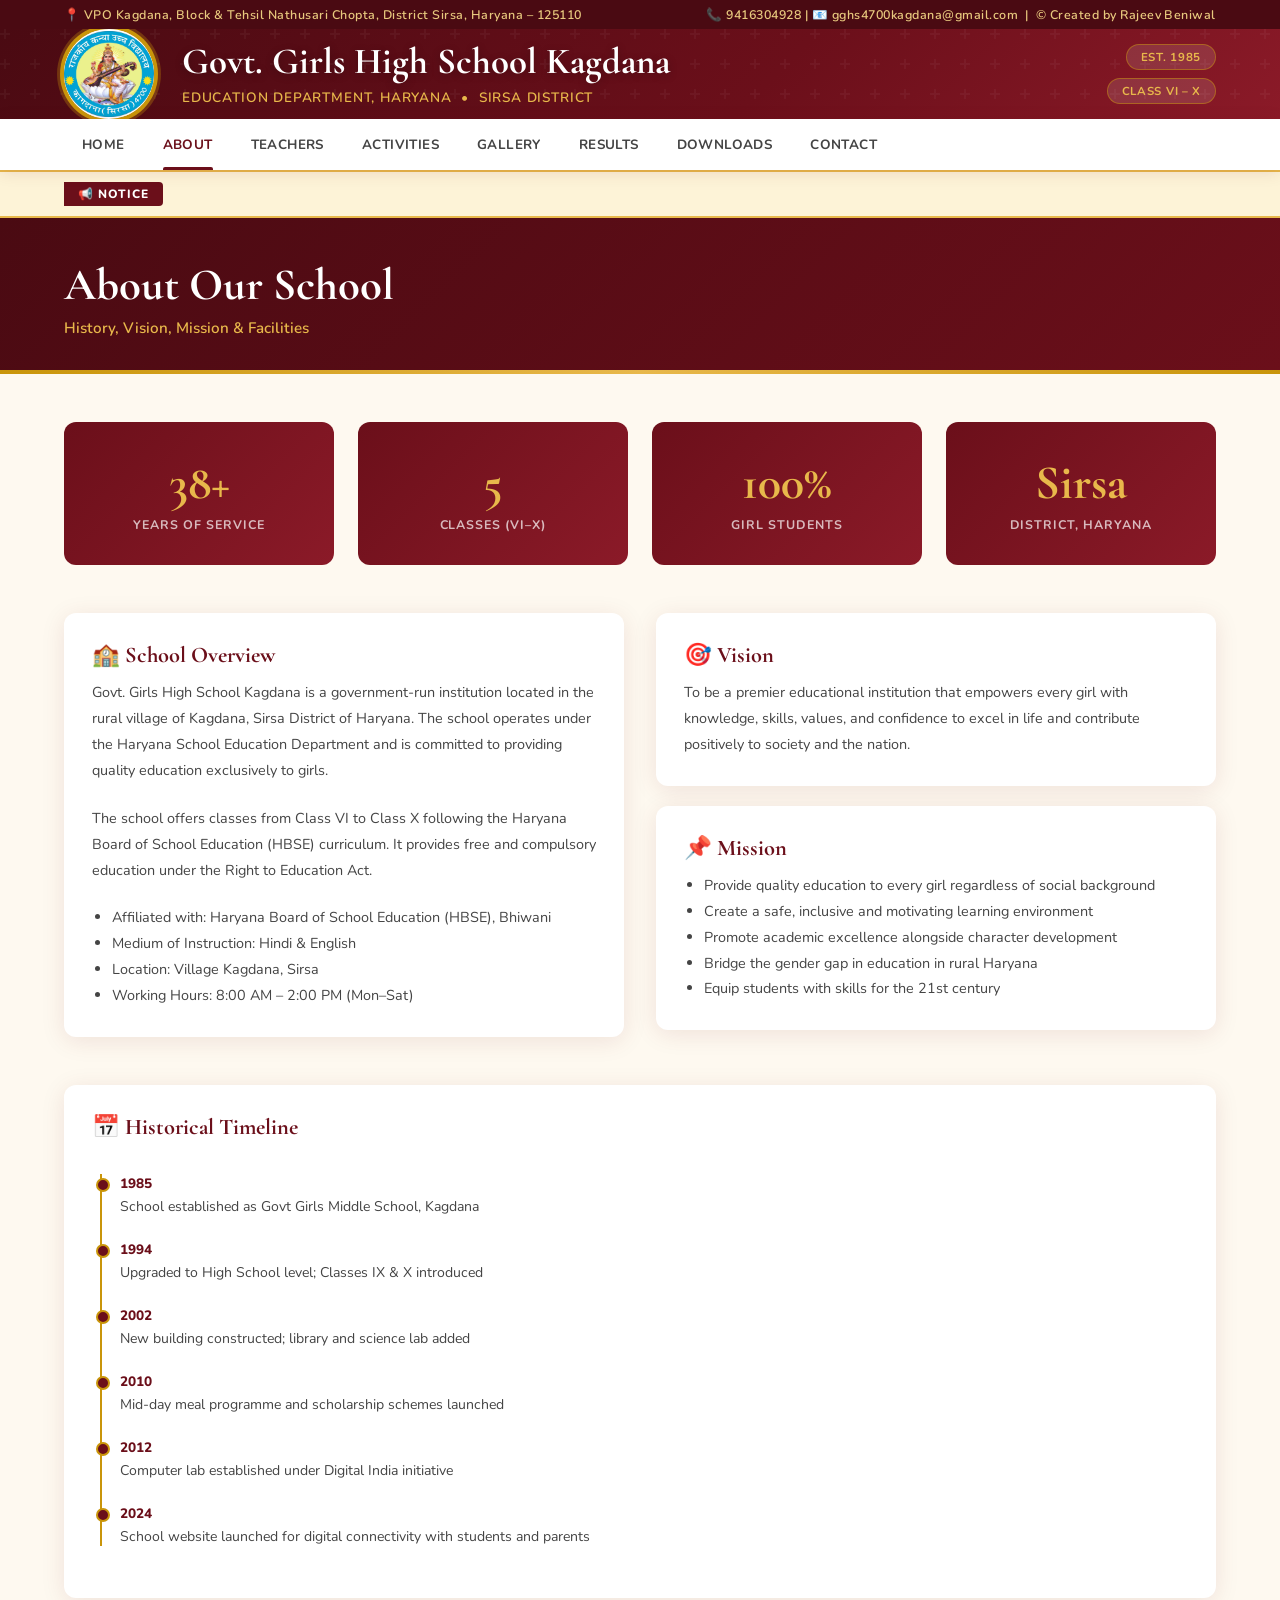
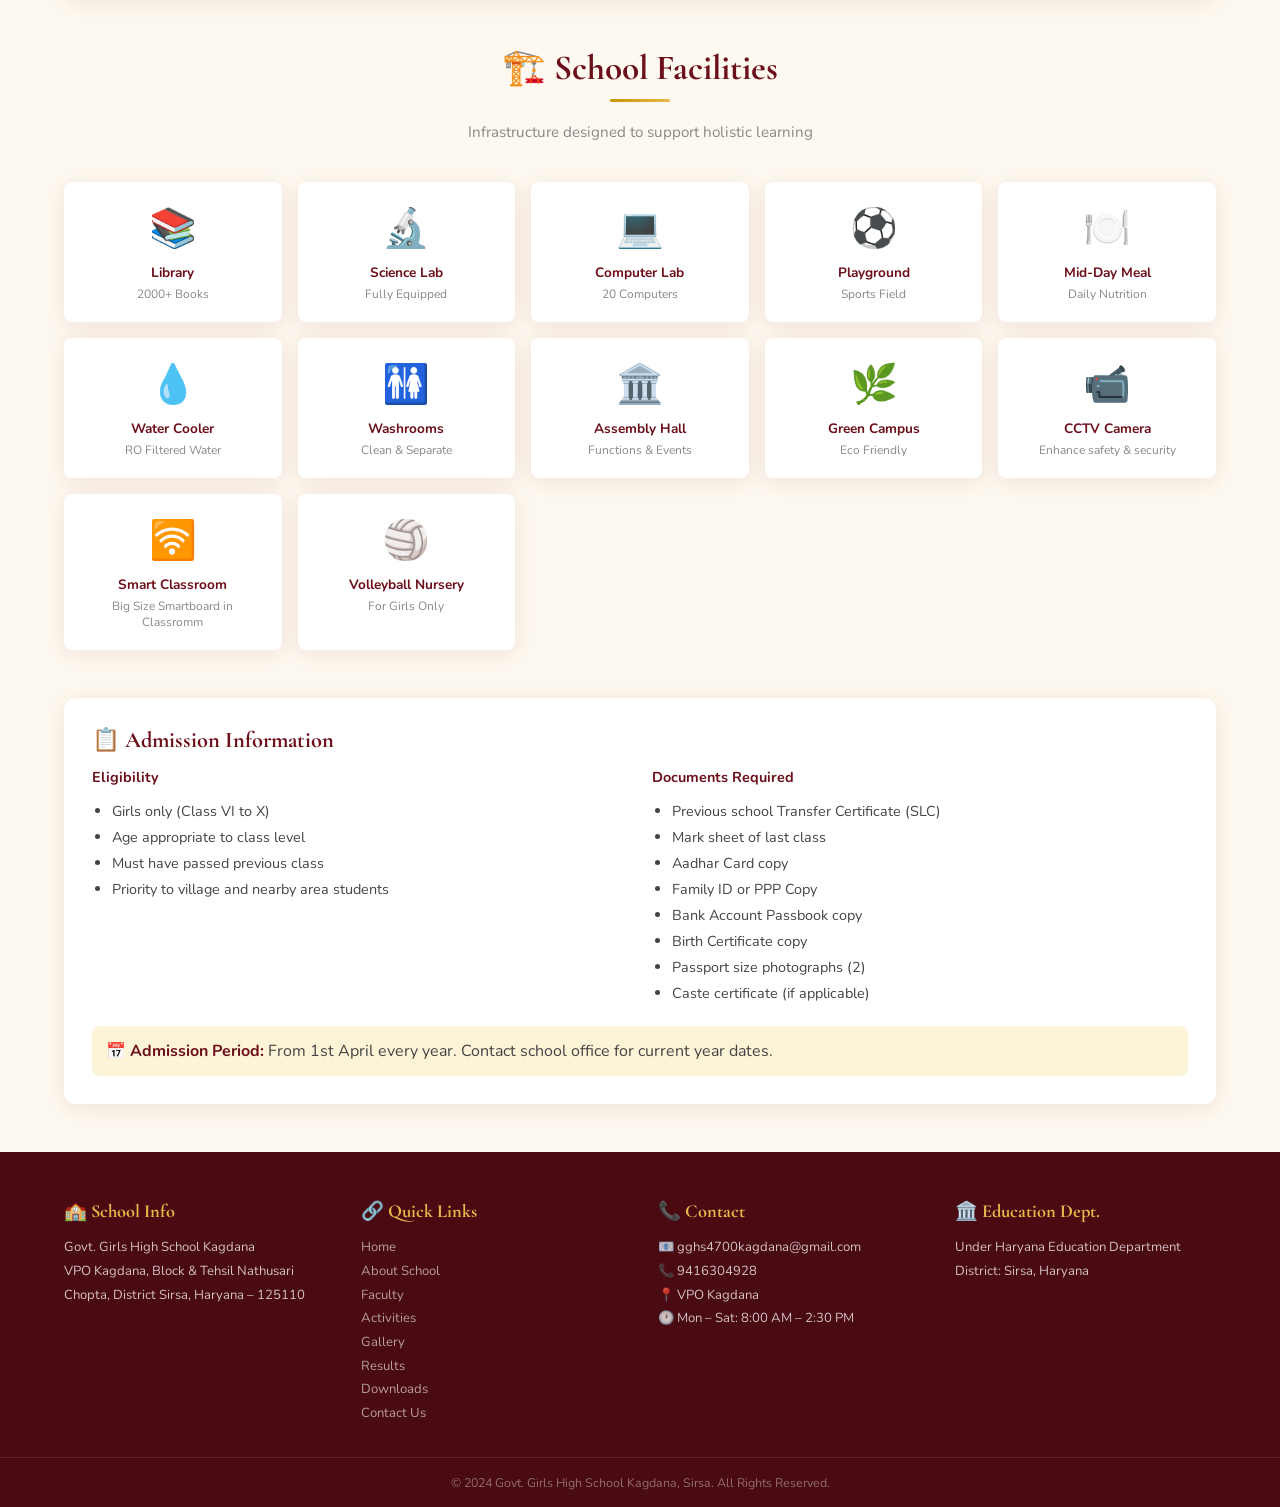
<file: about.html>
<!DOCTYPE html>
<html lang="en">
<head>
  <meta charset="UTF-8" />
  <meta name="viewport" content="width=device-width, initial-scale=1.0" />
  <title>About – Govt Girls High School Kagdana</title>
  <link rel="stylesheet" href="style.css" />
  <style>
    .info-card { background:var(--white); border-radius:var(--radius); box-shadow:var(--shadow); padding:28px; }
    .info-card h3 { font-family:'Cormorant Garamond',serif; font-size:1.4rem; color:var(--maroon); margin-bottom:12px; }
    .info-card p, .info-card li { font-size:.9rem; line-height:1.8; color:var(--gray-700); }
    .info-card ul { list-style:disc; padding-left:20px; }
    .highlight-box { background:linear-gradient(135deg,var(--maroon),var(--maroon-lt)); color:var(--white); border-radius:var(--radius); padding:32px; text-align:center; }
    .highlight-box .num { font-family:'Cormorant Garamond',serif; font-size:3rem; font-weight:700; color:var(--gold-lt); }
    .highlight-box .lbl { font-size:.78rem; font-weight:700; letter-spacing:.08em; text-transform:uppercase; color:rgba(255,255,255,.7); margin-top:4px; }
    .timeline { position:relative; padding-left:28px; }
    .timeline::before { content:''; position:absolute; left:8px; top:0; bottom:0; width:2px; background:var(--gold); }
    .tl-item { position:relative; margin-bottom:24px; }
    .tl-dot { position:absolute; left:-24px; top:4px; width:14px; height:14px; border-radius:50%; background:var(--maroon); border:2px solid var(--gold); }
    .tl-year { font-weight:800; color:var(--maroon); font-size:.85rem; }
    .tl-text { font-size:.88rem; color:var(--gray-700); margin-top:4px; }
    .facility-grid { display:grid; grid-template-columns:repeat(auto-fill,minmax(200px,1fr)); gap:16px; }
    .facility-item { background:var(--white); border-radius:var(--radius-sm); box-shadow:var(--shadow); padding:20px; text-align:center; }
    .facility-item .f-icon { font-size:2.4rem; margin-bottom:8px; }
    .facility-item .f-name { font-weight:700; font-size:.85rem; color:var(--maroon); }
  </style>
</head>
<body>

<!-- TOP BAR -->
<div class="topbar">
  <div class="tb-inner">
    <span class="topbar-address">📍 Village Kagdana, Sirsa, Haryana</span>
    <span><span class="topbar-contact"></span> &nbsp;|&nbsp; <a href="admin.html">©️ Created by Rajeev Beniwal</a></span>
  </div>
</div>

<!-- HEADER -->
<header>
  <div class="header-inner container">
    <div class="school-logo">🏫</div>
    <div class="school-info">
      <div class="school-name">Govt. Girls High School Kagdana</div>
      <div class="school-sub">Education Department, Haryana &nbsp;•&nbsp; Sirsa District</div>
    </div>
    <div class="header-badges"><span class="badge">Est. 1985</span><span class="badge">Class VI – X</span></div>
  </div>
</header>

<!-- NAV -->
<nav>
  <div class="nav-inner container">
    <ul class="nav-links" id="navLinks">
      <li><a href="index.html">Home</a></li>
      <li><a href="about.html">About</a></li>
      <li><a href="teachers.html">Teachers</a></li>
      <li><a href="activities.html">Activities</a></li>
      <li><a href="gallery.html">Gallery</a></li>
      <li><a href="results.html">Results</a></li>
      <li><a href="download.html">Downloads</a></li>
      <li><a href="contact.html">Contact</a></li>
    </ul>
    <button class="hamburger" id="hamburger" aria-label="Menu"><span></span><span></span><span></span></button>
  </div>
</nav>

<!-- TICKER -->
<div class="ticker-wrap">
  <div class="ticker-inner container">
    <span class="ticker-label">📢 Notice</span>
    <div style="overflow:hidden;flex:1"><p class="ticker-text" id="tickerText">Loading...</p></div>
  </div>
</div>

<!-- PAGE HERO -->
<div class="page-hero">
  <div class="container">
    <h1>About Our School</h1>
    <p>History, Vision, Mission &amp; Facilities</p>
  </div>
</div>

<main>
  <div class="container">
    <div class="grid-4" style="margin-bottom:48px">
      <div class="highlight-box"><div class="num">38+</div><div class="lbl">Years of Service</div></div>
      <div class="highlight-box"><div class="num">5</div><div class="lbl">Classes (VI–X)</div></div>
      <div class="highlight-box"><div class="num">100%</div><div class="lbl">Girl Students</div></div>
      <div class="highlight-box"><div class="num">Sirsa</div><div class="lbl">District, Haryana</div></div>
    </div>

    <div style="display:grid;grid-template-columns:1fr 1fr;gap:32px;margin-bottom:48px" class="about-grid">
      <div class="info-card">
        <h3>🏫 School Overview</h3>
        <p>Govt. Girls High School Kagdana is a government-run institution located in the rural village of Kagdana, Sirsa District of Haryana. The school operates under the Haryana School Education Department and is committed to providing quality education exclusively to girls.</p>
        <br>
        <p>The school offers classes from Class VI to Class X following the Haryana Board of School Education (HBSE) curriculum. It provides free and compulsory education under the Right to Education Act.</p>
        <br>
        <ul>
          <li>Affiliated with: Haryana Board of School Education (HBSE), Bhiwani</li>
          <li>Medium of Instruction: Hindi &amp; English</li>
          <li>Location: Village Kagdana, Sirsa</li>
          <li>Working Hours: 8:00 AM – 2:00 PM (Mon–Sat)</li>
        </ul>
      </div>
      <div>
        <div class="info-card" style="margin-bottom:20px">
          <h3>🎯 Vision</h3>
          <p>To be a premier educational institution that empowers every girl with knowledge, skills, values, and confidence to excel in life and contribute positively to society and the nation.</p>
        </div>
        <div class="info-card">
          <h3>📌 Mission</h3>
          <ul>
            <li>Provide quality education to every girl regardless of social background</li>
            <li>Create a safe, inclusive and motivating learning environment</li>
            <li>Promote academic excellence alongside character development</li>
            <li>Bridge the gender gap in education in rural Haryana</li>
            <li>Equip students with skills for the 21st century</li>
          </ul>
        </div>
      </div>
    </div>

    <div class="info-card" style="margin-bottom:48px">
      <h3>📅 Historical Timeline</h3><br>
      <div class="timeline">
        <div class="tl-item"><div class="tl-dot"></div><div class="tl-year">1985</div><div class="tl-text">School established as Govt Girls Middle School, Kagdana</div></div>
        <div class="tl-item"><div class="tl-dot"></div><div class="tl-year">1994</div><div class="tl-text">Upgraded to High School level; Classes IX &amp; X introduced</div></div>
        <div class="tl-item"><div class="tl-dot"></div><div class="tl-year">2002</div><div class="tl-text">New building constructed; library and science lab added</div></div>
        <div class="tl-item"><div class="tl-dot"></div><div class="tl-year">2010</div><div class="tl-text">Mid-day meal programme and scholarship schemes launched</div></div>
        <div class="tl-item"><div class="tl-dot"></div><div class="tl-year">2012</div><div class="tl-text">Computer lab established under Digital India initiative</div></div>
        <div class="tl-item"><div class="tl-dot"></div><div class="tl-year">2024</div><div class="tl-text">School website launched for digital connectivity with students and parents</div></div>
      </div>
    </div>

    <div class="section-head">
      <h2>🏗️ School Facilities</h2>
      <div class="gold-line"></div>
      <p>Infrastructure designed to support holistic learning</p>
    </div>
    <div class="facility-grid" style="margin-bottom:48px">
      <div class="facility-item"><div class="f-icon">📚</div><div class="f-name">Library</div><p style="font-size:.75rem;color:var(--gray-500);margin-top:4px">2000+ Books</p></div>
      <div class="facility-item"><div class="f-icon">🔬</div><div class="f-name">Science Lab</div><p style="font-size:.75rem;color:var(--gray-500);margin-top:4px">Fully Equipped</p></div>
      <div class="facility-item"><div class="f-icon">💻</div><div class="f-name">Computer Lab</div><p style="font-size:.75rem;color:var(--gray-500);margin-top:4px">20 Computers</p></div>
      <div class="facility-item"><div class="f-icon">⚽</div><div class="f-name">Playground</div><p style="font-size:.75rem;color:var(--gray-500);margin-top:4px">Sports Field</p></div>
      <div class="facility-item"><div class="f-icon">🍽️</div><div class="f-name">Mid-Day Meal</div><p style="font-size:.75rem;color:var(--gray-500);margin-top:4px">Daily Nutrition</p></div>
      <div class="facility-item"><div class="f-icon">💧</div><div class="f-name">Water Cooler </div><p style="font-size:.75rem;color:var(--gray-500);margin-top:4px">RO Filtered Water</p></div>
      <div class="facility-item"><div class="f-icon">🚻</div><div class="f-name">Washrooms</div><p style="font-size:.75rem;color:var(--gray-500);margin-top:4px">Clean &amp; Separate</p></div>
      <div class="facility-item"><div class="f-icon">🏛️</div><div class="f-name">Assembly Hall</div><p style="font-size:.75rem;color:var(--gray-500);margin-top:4px">Functions &amp; Events</p></div>
      <div class="facility-item"><div class="f-icon">🌿</div><div class="f-name">Green Campus</div><p style="font-size:.75rem;color:var(--gray-500);margin-top:4px">Eco Friendly</p></div>
      <div class="facility-item"><div class="f-icon">📹</div><div class="f-name">CCTV Camera</div><p style="font-size:.75rem;color:var(--gray-500);margin-top:4px">Enhance safety & security</p></div>
      <div class="facility-item"><div class="f-icon">🛜</div><div class="f-name">Smart Classroom</div><p style="font-size:.75rem;color:var(--gray-500);margin-top:4px">Big Size Smartboard in Classromm</p></div>
      <div class="facility-item"><div class="f-icon">🏐</div><div class="f-name">Volleyball Nursery</div><p style="font-size:.75rem;color:var(--gray-500);margin-top:4px">For Girls Only</p></div>
    </div>

    <div class="info-card">
      <h3>📋 Admission Information</h3>
      <div style="display:grid;grid-template-columns:1fr 1fr;gap:24px;margin-top:12px" class="form-row">
        <div>
          <p style="font-weight:700;color:var(--maroon);margin-bottom:8px">Eligibility</p>
          <ul>
            <li>Girls only (Class VI to X)</li>
            <li>Age appropriate to class level</li>
            <li>Must have passed previous class</li>
            <li>Priority to village and nearby area students</li>
          </ul>
        </div>
        <div>
          <p style="font-weight:700;color:var(--maroon);margin-bottom:8px">Documents Required</p>
          <ul>
            <li>Previous school Transfer Certificate (SLC)</li>
            <li>Mark sheet of last class</li>
            <li>Aadhar Card copy</li>
            <li>Family ID or PPP Copy</li>
            <li>Bank Account Passbook copy</li>
            <li>Birth Certificate copy</li> 
            <li>Passport size photographs (2)</li>
            <li>Caste certificate (if applicable)</li>
          </ul>
        </div>
      </div>
      <div style="margin-top:20px;background:var(--gold-pale);padding:14px;border-radius:var(--radius-sm)">
        <strong style="color:var(--maroon)">📅 Admission Period:</strong> <span style="color:var(--gray-700)">From 1st April every year. Contact school office for current year dates.</span>
      </div>
    </div>
  </div>
</main>

<!-- FOOTER -->
<footer>
  <div class="container">
    <div class="footer-top">
      <div class="footer-col"><h4>🏫 School Info</h4><p class="footer-address">Govt. Girls High School Kagdana<br>Village Kagdana, Sirsa, Haryana</p></div>
      <div class="footer-col"><h4>🔗 Quick Links</h4><ul>
        <li><a href="index.html">Home</a></li><li><a href="about.html">About School</a></li>
        <li><a href="teachers.html">Faculty</a></li><li><a href="activities.html">Activities</a></li>
        <li><a href="gallery.html">Gallery</a></li><li><a href="results.html">Results</a></li>
          <li><a href="download.html">Downloads</a></li>
          <li><a href="contact.html">Contact Us</a></li>
      </ul></div>
      <div class="footer-col"><h4>📞 Contact</h4><p class="footer-contact-info">📧 gghs.kagdana@gmail.com<br>📍 Village Kagdana, Sirsa<br>🕐 Mon – Sat: 8:00 AM – 2:00 PM</p></div>
      <div class="footer-col"><h4>🏛️ Education Dept.</h4><p>Under Haryana Education Department<br>District: Sirsa, Haryana</p></div>
    </div>
  </div>
  <div class="footer-bar"><div class="container">© 2024 Govt. Girls High School Kagdana, Sirsa. All Rights Reserved.</div></div>
</footer>

<script src="common.js"></script>
</body>
</html>
</file>
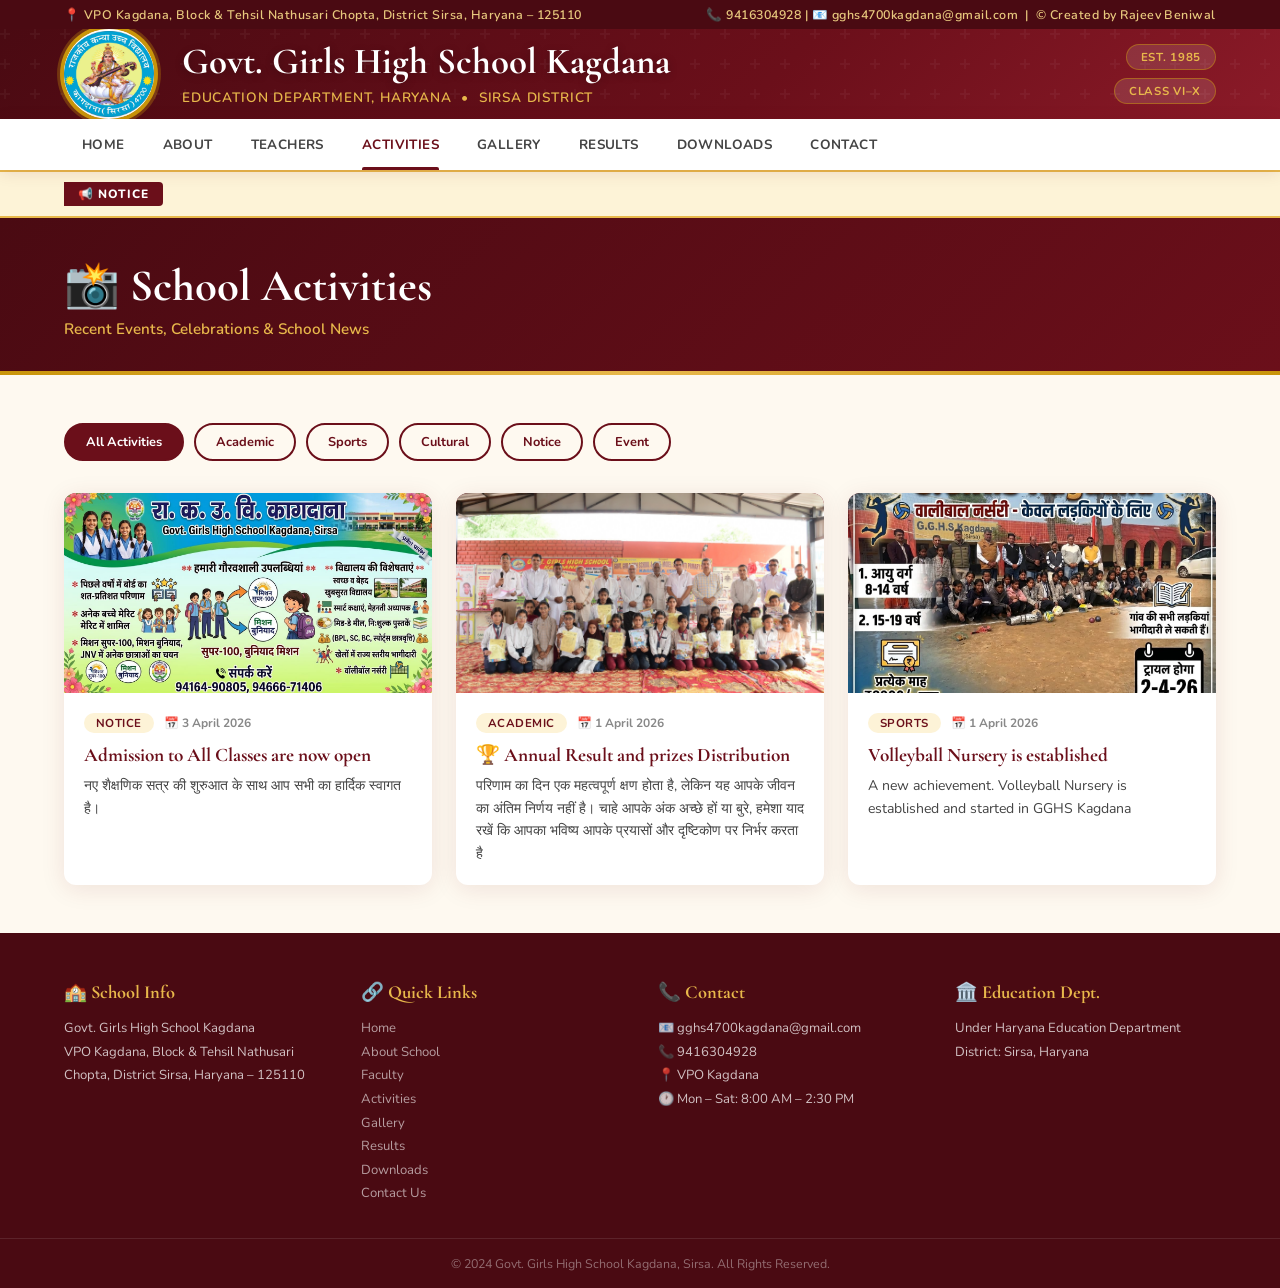
<file: activities.html>
<!DOCTYPE html>
<html lang="en">
<head>
  <meta charset="UTF-8" />
  <meta name="viewport" content="width=device-width, initial-scale=1.0" />
  <title>Activities – Govt Girls High School Kagdana</title>
  <link rel="stylesheet" href="style.css" />
  <style>
    .act-card { background:var(--white); border-radius:var(--radius); box-shadow:var(--shadow); overflow:hidden; transition:all var(--transition); display:flex; flex-direction:column; }
    .act-card:hover { transform:translateY(-4px); box-shadow:var(--shadow-lg); }
    .act-img { height:200px; background:linear-gradient(135deg,var(--maroon),var(--maroon-lt)); display:flex; align-items:center; justify-content:center; font-size:4rem; position:relative; overflow:hidden; }
    .act-img img { width:100%; height:100%; object-fit:cover; position:absolute; inset:0; }
    .act-body { padding:20px; flex:1; }
    .act-meta { display:flex; gap:10px; align-items:center; margin-bottom:10px; flex-wrap:wrap; }
    .act-date { font-size:.75rem; font-weight:700; color:var(--gray-500); }
    .act-title { font-family:'Cormorant Garamond',serif; font-size:1.2rem; font-weight:700; color:var(--maroon); margin-bottom:8px; }
    .act-desc { font-size:.88rem; color:var(--gray-700); line-height:1.6; }
    .filter-bar { display:flex; gap:10px; flex-wrap:wrap; margin-bottom:32px; }
    .filter-btn { padding:8px 20px; border-radius:99px; font-size:.8rem; font-weight:700; border:2px solid var(--maroon); background:transparent; color:var(--maroon); cursor:pointer; transition:all var(--transition); font-family:'Nunito',sans-serif; }
    .filter-btn.active, .filter-btn:hover { background:var(--maroon); color:var(--white); }
    .empty-state { text-align:center; padding:80px 20px; color:var(--gray-500); }
    .empty-state .icon { font-size:4rem; margin-bottom:16px; }
    .empty-state p { font-size:1rem; }
    .empty-state small { font-size:.85rem; color:var(--gray-500); }
  </style>
</head>
<body>

<!-- TOP BAR -->
<div class="topbar">
  <div class="tb-inner">
    <span class="topbar-address">📍 Village Kagdana, Sirsa, Haryana</span>
    <span><span class="topbar-contact"></span> &nbsp;|&nbsp; <a href="admin.html">   ©️ Created by Rajeev Beniwal</a></span>
  </div>
</div>

<!-- HEADER -->
<header>
  <div class="header-inner container">
    <div class="school-logo">🏫</div>
    <div class="school-info">
      <div class="school-name">Govt. Girls High School Kagdana</div>
      <div class="school-sub">Education Department, Haryana &nbsp;•&nbsp; Sirsa District</div>
    </div>
    <div class="header-badges"><span class="badge">Est. 1985</span><span class="badge">Class VI–X</span></div>
  </div>
</header>

<!-- NAV -->
<nav>
  <div class="nav-inner container">
    <ul class="nav-links" id="navLinks">
      <li><a href="index.html">Home</a></li>
      <li><a href="about.html">About</a></li>
      <li><a href="teachers.html">Teachers</a></li>
      <li><a href="activities.html">Activities</a></li>
      <li><a href="gallery.html">Gallery</a></li>
      <li><a href="results.html">Results</a></li>
      <li><a href="download.html">Downloads</a></li>
      <li><a href="contact.html">Contact</a></li>
    </ul>
    <button class="hamburger" id="hamburger" aria-label="Menu"><span></span><span></span><span></span></button>
  </div>
</nav>

<!-- TICKER -->
<div class="ticker-wrap">
  <div class="ticker-inner container">
    <span class="ticker-label">📢 Notice</span>
    <div style="overflow:hidden;flex:1"><p class="ticker-text" id="tickerText">Loading...</p></div>
  </div>
</div>

<!-- PAGE HERO -->
<div class="page-hero">
  <div class="container">
    <h1>📸 School Activities</h1>
    <p>Recent Events, Celebrations &amp; School News</p>
  </div>
</div>

<!-- MAIN -->
<main>
  <div class="container">

    <!-- FILTER -->
    <div class="filter-bar" id="filterBar">
      <button class="filter-btn active" data-cat="all">All Activities</button>
      <button class="filter-btn" data-cat="Academic">Academic</button>
      <button class="filter-btn" data-cat="Sports">Sports</button>
      <button class="filter-btn" data-cat="Cultural">Cultural</button>
      <button class="filter-btn" data-cat="Notice">Notice</button>
      <button class="filter-btn" data-cat="Event">Event</button>
    </div>

    <!-- CARDS -->
    <div id="actGrid" class="grid-3"></div>

  </div>
</main>

<!-- FOOTER -->
<footer>
  <div class="container">
    <div class="footer-top">
      <div class="footer-col"><h4>🏫 School Info</h4><p class="footer-address">Govt. Girls High School Kagdana<br>Village Kagdana, Sirsa, Haryana</p></div>
      <div class="footer-col"><h4>🔗 Quick Links</h4><ul>
        <li><a href="index.html">Home</a></li><li><a href="about.html">About School</a></li>
        <li><a href="teachers.html">Faculty</a></li><li><a href="activities.html">Activities</a></li>
        <li><a href="gallery.html">Gallery</a></li><li><a href="results.html">Results</a></li>
          <li><a href="download.html">Downloads</a></li>
          <li><a href="contact.html">Contact Us</a></li>
      </ul></div>
      <div class="footer-col"><h4>📞 Contact</h4><p class="footer-contact-info">📧 gghs.kagdana@gmail.com<br>📍 Village Kagdana, Sirsa<br>🕐 Mon – Sat: 8:00 AM – 2:00 PM</p></div>
      <div class="footer-col"><h4>🏛️ Education Dept.</h4><p>Under Haryana Education Department<br>District: Sirsa, Haryana</p></div>
    </div>
  </div>
  <div class="footer-bar"><div class="container">© 2024 Govt. Girls High School Kagdana, Sirsa. All Rights Reserved.</div></div>
</footer>

<script src="common.js"></script>
<script>
const ICONS = { Academic:'📚', Sports:'⚽', Cultural:'🎭', Notice:'📢', Event:'🎉', Other:'📌' };

let allActivities = [];
let currentCat = 'all';

function renderActivities(acts) {
  const grid = document.getElementById('actGrid');
  if (!acts.length) {
    grid.innerHTML = `<div class="empty-state" style="grid-column:1/-1">
      <div class="icon">📭</div>
      <p>No activities posted yet.</p>
      <small>Activities will appear here once the admin posts them.</small>
    </div>`;
    return;
  }
  grid.innerHTML = acts.map(a => `
    <div class="act-card" data-cat="${a.category||'Other'}">
      <div class="act-img">
        ${a.image ? `<img src="${a.image}" alt="${a.title}" />` : ''}
        <span style="position:relative;z-index:1;${a.image?'display:none':''}">${ICONS[a.category]||'📌'}</span>
      </div>
      <div class="act-body">
        <div class="act-meta">
          <span class="tag tag-maroon">${a.category||'General'}</span>
          <span class="act-date">📅 ${new Date(a.date).toLocaleDateString('en-IN',{day:'numeric',month:'long',year:'numeric'})}</span>
        </div>
        <div class="act-title">${a.title}</div>
        <div class="act-desc">${a.description}</div>
      </div>
    </div>
  `).join('');
}

function applyFilter(cat) {
  currentCat = cat;
  document.querySelectorAll('.filter-btn').forEach(b => b.classList.toggle('active', b.dataset.cat === cat));
  const filtered = cat === 'all' ? allActivities : allActivities.filter(a => (a.category||'Other') === cat);
  renderActivities(filtered);
}

document.getElementById('filterBar').addEventListener('click', e => {
  if (e.target.classList.contains('filter-btn')) applyFilter(e.target.dataset.cat);
});

allActivities = DB.get('activities', []).sort((a,b) => new Date(b.date)-new Date(a.date));
renderActivities(allActivities);
</script>
</body>
</html>
</file>
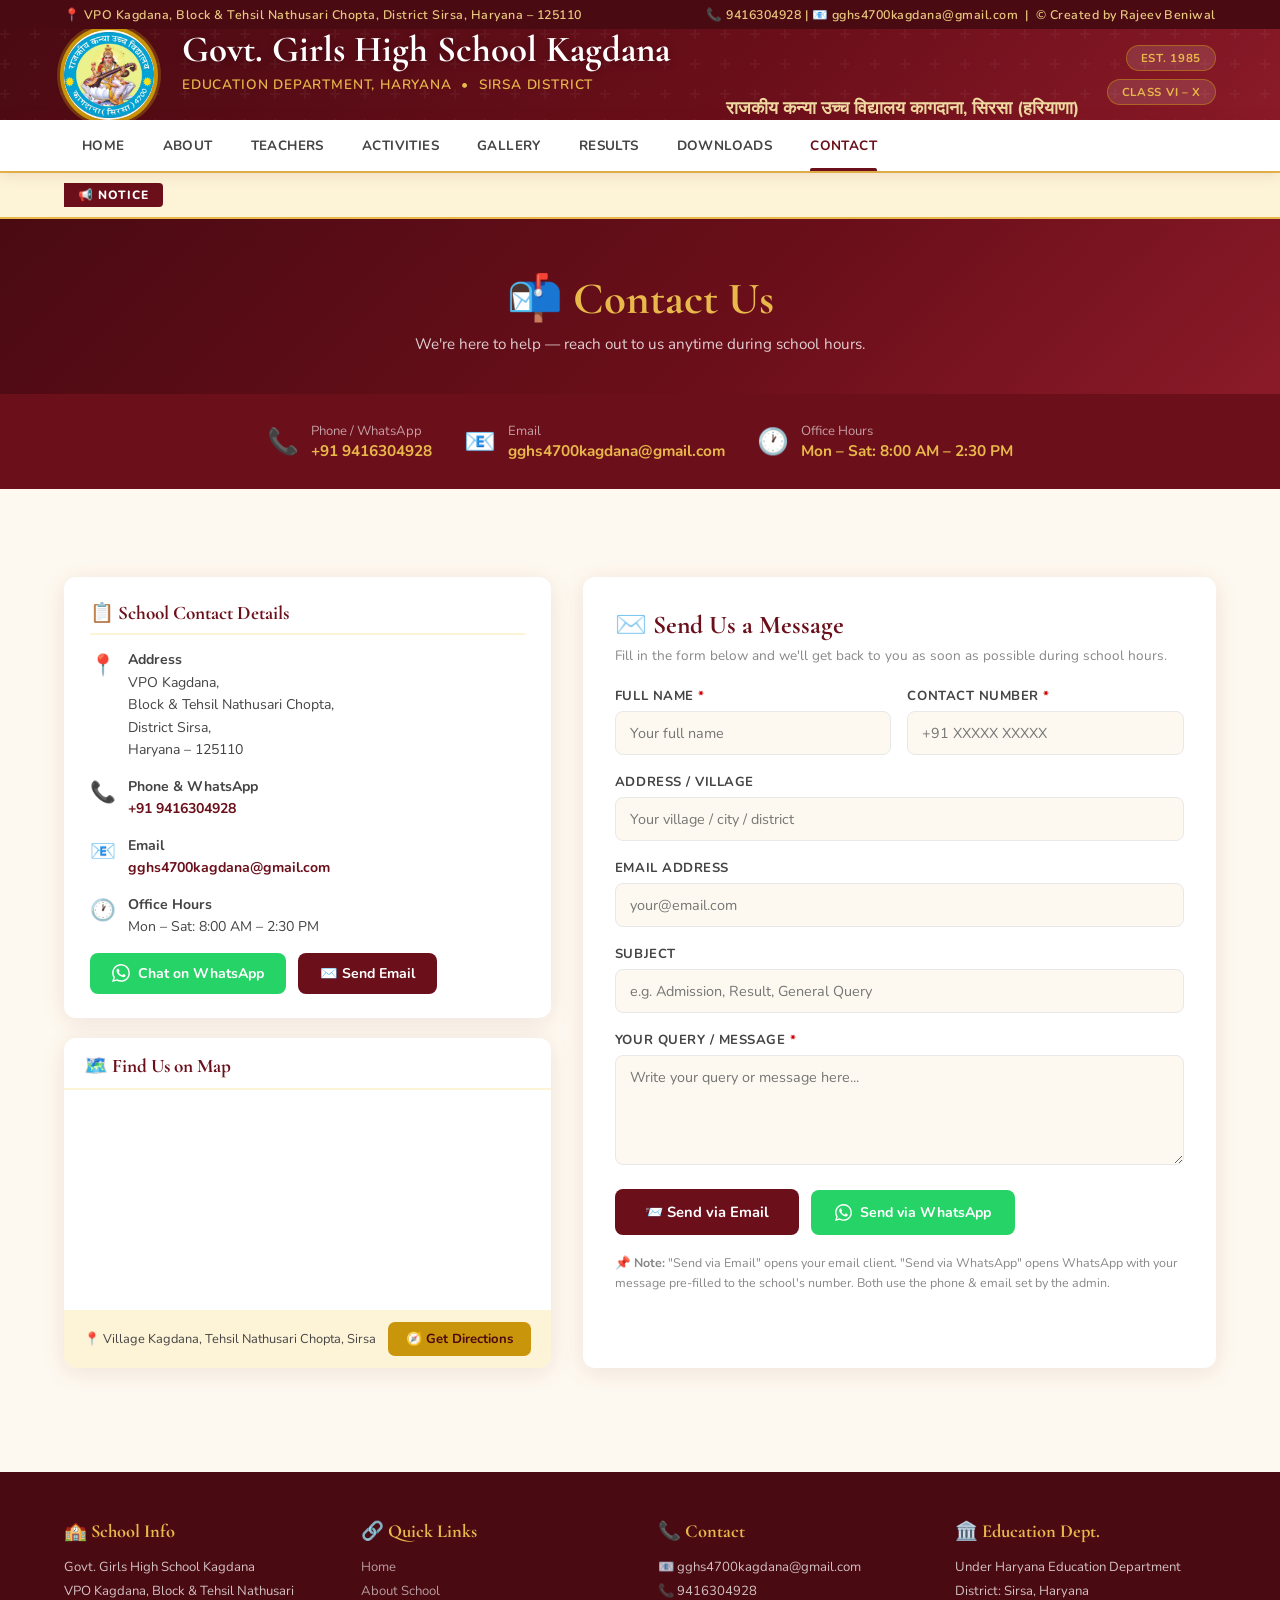
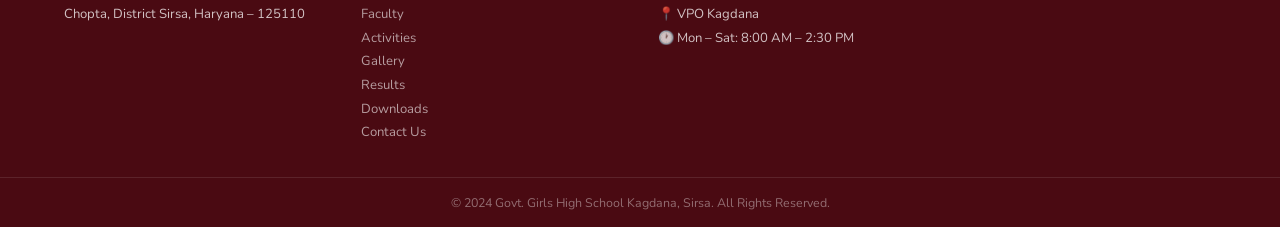
<file: contact.html>
<!DOCTYPE html>
<html lang="en">
<head>
  <meta charset="UTF-8" />
  <meta name="viewport" content="width=device-width, initial-scale=1.0" />
  <title>Contact Us – Govt Girls High School Kagdana</title>
  <link rel="stylesheet" href="style.css" />
  <style>
    .contact-hero {
      background: linear-gradient(135deg, var(--maroon-dk) 0%, var(--maroon) 60%, var(--maroon-lt) 100%);
      color: var(--white); padding: 52px 0 40px; text-align: center;
    }
    .contact-hero h1 { font-family:'Cormorant Garamond',serif; font-size:clamp(1.8rem,4vw,2.8rem); color:var(--gold-lt); margin-bottom:8px; }
    .contact-hero p  { font-size:.95rem; color:rgba(255,255,255,.8); }

    .contact-grid { display:grid; grid-template-columns:1fr 1.3fr; gap:32px; padding:40px 0 56px; }
    @media (max-width:820px) { .contact-grid { grid-template-columns:1fr; } }

    .info-panel { display:flex; flex-direction:column; gap:20px; }
    .info-card  { background:var(--white); border-radius:var(--radius); box-shadow:var(--shadow); padding:24px 26px; }
    .info-card h3 { font-family:'Cormorant Garamond',serif; font-size:1.2rem; color:var(--maroon); margin-bottom:14px; border-bottom:2px solid var(--gold-pale); padding-bottom:8px; }

    .info-row { display:flex; align-items:flex-start; gap:12px; margin-bottom:14px; font-size:.88rem; color:var(--gray-700); line-height:1.6; }
    .info-row .ico { font-size:1.3rem; min-width:26px; }
    .info-row a { color:var(--maroon); font-weight:700; text-decoration:none; }
    .info-row a:hover { color:var(--gold); }

    .action-btns { display:flex; gap:12px; flex-wrap:wrap; margin-top:6px; }
    .btn-wa  { display:inline-flex; align-items:center; gap:8px; background:#25D366; color:#fff; padding:11px 22px; border-radius:8px; font-weight:700; font-size:.88rem; text-decoration:none; transition:all .25s; border:none; cursor:pointer; }
    .btn-wa:hover  { background:#1ebe5a; transform:translateY(-2px); box-shadow:0 4px 16px rgba(37,211,102,.35); }
    .btn-mail { display:inline-flex; align-items:center; gap:8px; background:var(--maroon); color:#fff; padding:11px 22px; border-radius:8px; font-weight:700; font-size:.88rem; text-decoration:none; transition:all .25s; }
    .btn-mail:hover { background:var(--maroon-dk); transform:translateY(-2px); box-shadow:var(--shadow); }

    .map-card { background:var(--white); border-radius:var(--radius); box-shadow:var(--shadow); overflow:hidden; }
    .map-card h3 { font-family:'Cormorant Garamond',serif; font-size:1.2rem; color:var(--maroon); padding:16px 20px 10px; border-bottom:2px solid var(--gold-pale); }
    .map-embed { width:100%; height:220px; border:none; display:block; }
    .map-card .map-footer { padding:12px 20px; background:var(--gold-pale); display:flex; align-items:center; justify-content:space-between; flex-wrap:wrap; gap:8px; }
    .map-card .map-footer span { font-size:.8rem; color:var(--gray-700); }
    .btn-directions { display:inline-flex; align-items:center; gap:6px; background:var(--gold); color:var(--maroon-dk); padding:8px 18px; border-radius:7px; font-weight:700; font-size:.82rem; text-decoration:none; transition:all .25s; }
    .btn-directions:hover { background:var(--gold-lt); transform:translateY(-1px); }

    .form-card { background:var(--white); border-radius:var(--radius); box-shadow:var(--shadow); padding:32px; }
    .form-card h2 { font-family:'Cormorant Garamond',serif; font-size:1.6rem; color:var(--maroon); margin-bottom:6px; }
    .form-card .sub { font-size:.85rem; color:var(--gray-500); margin-bottom:22px; }
    .cf-group { margin-bottom:18px; }
    .cf-group label { display:block; font-weight:700; font-size:.82rem; color:var(--gray-700); margin-bottom:6px; text-transform:uppercase; letter-spacing:.04em; }
    .cf-group label span { color:#c00; }
    .cf-input { width:100%; padding:11px 14px; border:1.5px solid var(--gray-200); border-radius:8px; font-family:inherit; font-size:.9rem; color:var(--text); background:var(--cream); transition:border-color .2s, box-shadow .2s; }
    .cf-input:focus { outline:none; border-color:var(--maroon); box-shadow:0 0 0 3px rgba(107,15,26,.1); }
    .cf-row { display:grid; grid-template-columns:1fr 1fr; gap:16px; }
    @media (max-width:520px) { .cf-row { grid-template-columns:1fr; } }
    .cf-textarea { resize:vertical; min-height:110px; }
    .submit-row { display:flex; gap:12px; flex-wrap:wrap; align-items:center; margin-top:8px; }
    .btn-submit { background:var(--maroon); color:#fff; border:none; padding:13px 30px; border-radius:8px; font-family:inherit; font-weight:700; font-size:.92rem; cursor:pointer; transition:all .25s; display:inline-flex; align-items:center; gap:8px; }
    .btn-submit:hover { background:var(--maroon-dk); transform:translateY(-2px); box-shadow:var(--shadow); }
    .btn-submit-wa { background:#25D366; color:#fff; border:none; padding:13px 24px; border-radius:8px; font-family:inherit; font-weight:700; font-size:.88rem; cursor:pointer; transition:all .25s; display:inline-flex; align-items:center; gap:8px; text-decoration:none; }
    .btn-submit-wa:hover { background:#1ebe5a; transform:translateY(-2px); }

    #formSuccess { display:none; background:#e8f8ee; border:1.5px solid #25D366; border-radius:10px; padding:18px 22px; color:#156a32; font-weight:600; font-size:.92rem; margin-top:16px; }
    #formSuccess.show { display:flex; align-items:center; gap:10px; }

    .quick-strip { background:var(--maroon); padding:28px 0; }
    .quick-strip-inner { display:flex; align-items:center; justify-content:center; gap:32px; flex-wrap:wrap; }
    .qstrip-item { display:flex; align-items:center; gap:12px; color:var(--white); }
    .qstrip-item .qi { font-size:1.6rem; }
    .qstrip-item .qt { font-size:.82rem; color:rgba(255,255,255,.6); }
    .qstrip-item .qv { font-weight:700; font-size:.96rem; color:var(--gold-lt); }
    .qstrip-item a { color:var(--gold-lt); text-decoration:none; }
    .qstrip-item a:hover { color:var(--white); }
  </style>
</head>
<body>

<!-- TOP BAR -->
<div class="topbar">
  <div class="tb-inner">
    <span class="topbar-address">📍 Village Kagdana, Sirsa, Haryana</span>
    <span><span class="topbar-contact"></span> &nbsp;|&nbsp; <a href="admin.html">©️ Created by Rajeev Beniwal</a></span>
  </div>
</div>

<!-- HEADER -->
<header>
  <div class="header-inner container">
    <div class="school-logo" id="headerLogo">🏫</div>
    <div class="school-info">
      <div class="school-name">Govt. Girls High School Kagdana</div>
      <div class="school-sub">Education Department, Haryana &nbsp;•&nbsp; Sirsa District</div>
      <div class="school-urdu">राजकीय कन्या उच्च विद्यालय कागदाना, सिरसा (हरियाणा)</div>
    </div>
    <div class="header-badges"><span class="badge">Est. 1985</span><span class="badge">Class VI – X</span></div>
  </div>
</header>

<!-- NAV -->
<nav>
  <div class="nav-inner container">
    <ul class="nav-links" id="navLinks">
      <li><a href="index.html">Home</a></li>
      <li><a href="about.html">About</a></li>
      <li><a href="teachers.html">Teachers</a></li>
      <li><a href="activities.html">Activities</a></li>
      <li><a href="gallery.html">Gallery</a></li>
      <li><a href="results.html">Results</a></li>
      <li><a href="download.html">Downloads</a></li>
      <li><a href="contact.html" class="active">Contact</a></li>
    </ul>
    <button class="hamburger" id="hamburger" aria-label="Menu"><span></span><span></span><span></span></button>
  </div>
</nav>

<!-- TICKER -->
<div class="ticker-wrap">
  <div class="ticker-inner container">
    <span class="ticker-label">📢 Notice</span>
    <div style="overflow:hidden;flex:1"><p class="ticker-text" id="tickerText">Loading...</p></div>
  </div>
</div>

<!-- HERO BANNER -->
<div class="contact-hero">
  <div class="container">
    <h1>📬 Contact Us</h1>
    <p>We're here to help — reach out to us anytime during school hours.</p>
  </div>
</div>

<!-- QUICK CONTACT STRIP — all values set by JS from admin settings -->
<div class="quick-strip">
  <div class="container quick-strip-inner">
    <div class="qstrip-item">
      <span class="qi">📞</span>
      <div>
        <div class="qt">Phone / WhatsApp</div>
        <div class="qv"><a id="qs-phone" href="#">Loading…</a></div>
      </div>
    </div>
    <div class="qstrip-item">
      <span class="qi">📧</span>
      <div>
        <div class="qt">Email</div>
        <div class="qv"><a id="qs-email" href="#">Loading…</a></div>
      </div>
    </div>
    <div class="qstrip-item">
      <span class="qi">🕐</span>
      <div>
        <div class="qt">Office Hours</div>
        <div class="qv" id="qs-hours">Loading…</div>
      </div>
    </div>
  </div>
</div>

<!-- MAIN CONTENT -->
<main>
  <div class="container">
    <div class="contact-grid">

      <!-- LEFT — Info + Map -->
      <div class="info-panel">

        <div class="info-card">
          <h3>📋 School Contact Details</h3>

          <div class="info-row">
            <span class="ico">📍</span>
            <div>
              <strong>Address</strong><br>
              <span id="ci-address">Village Kagdana, Tehsil Nathusari Chopta,<br>Sirsa, Haryana – 125110</span>
            </div>
          </div>

          <div class="info-row">
            <span class="ico">📞</span>
            <div>
              <strong>Phone &amp; WhatsApp</strong><br>
              <a id="ci-phone" href="#">Loading…</a>
            </div>
          </div>

          <div class="info-row">
            <span class="ico">📧</span>
            <div>
              <strong>Email</strong><br>
              <a id="ci-email" href="#">Loading…</a>
            </div>
          </div>

          <div class="info-row">
            <span class="ico">🕐</span>
            <div>
              <strong>Office Hours</strong><br>
              <span id="ci-hours">Loading…</span>
            </div>
          </div>

          <!-- Direct contact action buttons — href set 100% by JS from admin phone/email -->
          <div class="action-btns">
            <a id="wa-btn" href="#" target="_blank" rel="noopener" class="btn-wa">
              <svg width="18" height="18" viewBox="0 0 24 24" fill="white"><path d="M17.472 14.382c-.297-.149-1.758-.867-2.03-.967-.273-.099-.471-.148-.67.15-.197.297-.767.966-.94 1.164-.173.199-.347.223-.644.075-.297-.15-1.255-.463-2.39-1.475-.883-.788-1.48-1.761-1.653-2.059-.173-.297-.018-.458.13-.606.134-.133.298-.347.446-.52.149-.174.198-.298.298-.497.099-.198.05-.371-.025-.52-.075-.149-.669-1.612-.916-2.207-.242-.579-.487-.5-.669-.51-.173-.008-.371-.01-.57-.01-.198 0-.52.074-.792.372-.272.297-1.04 1.016-1.04 2.479 0 1.462 1.065 2.875 1.213 3.074.149.198 2.096 3.2 5.077 4.487.709.306 1.262.489 1.694.625.712.227 1.36.195 1.871.118.571-.085 1.758-.719 2.006-1.413.248-.694.248-1.289.173-1.413-.074-.124-.272-.198-.57-.347m-5.421 7.403h-.004a9.87 9.87 0 01-5.031-1.378l-.361-.214-3.741.982.998-3.648-.235-.374a9.86 9.86 0 01-1.51-5.26c.001-5.45 4.436-9.884 9.888-9.884 2.64 0 5.122 1.03 6.988 2.898a9.825 9.825 0 012.893 6.994c-.003 5.45-4.437 9.884-9.885 9.884m8.413-18.297A11.815 11.815 0 0012.05 0C5.495 0 .16 5.335.157 11.892c0 2.096.547 4.142 1.588 5.945L.057 24l6.305-1.654a11.882 11.882 0 005.683 1.448h.005c6.554 0 11.89-5.335 11.893-11.893a11.821 11.821 0 00-3.48-8.413z"/></svg>
              Chat on WhatsApp
            </a>
            <a id="email-btn" href="#" class="btn-mail">
              ✉️ Send Email
            </a>
          </div>
        </div>

        <!-- Google Map -->
        <div class="map-card">
          <h3>🗺️ Find Us on Map</h3>
          <iframe
            class="map-embed"
            src="https://maps.google.com/maps?q=Village+Kagdana+Sirsa+Haryana+India&output=embed"
            allowfullscreen loading="lazy"
            referrerpolicy="no-referrer-when-downgrade"
            title="GGHS Kagdana Location Map">
          </iframe>
          <div class="map-footer">
            <span>📍 Village Kagdana, Tehsil Nathusari Chopta, Sirsa</span>
            <a href="https://www.google.com/maps/@29.2926095,75.1632379,20.6z?entry=ttu&g_ep=EgoyMDI2MDQwNS4wIKXMDSoASAFQAw%3D%3D"
               target="_blank" class="btn-directions">🧭 Get Directions</a>
          </div>
        </div>

      </div><!-- /info-panel -->

      <!-- RIGHT — Contact Form -->
      <div class="form-card">
        <h2>✉️ Send Us a Message</h2>
        <p class="sub">Fill in the form below and we'll get back to you as soon as possible during school hours.</p>

        <div class="cf-row">
          <div class="cf-group">
            <label>Full Name <span>*</span></label>
            <input type="text" id="cf-name" class="cf-input" placeholder="Your full name" required />
          </div>
          <div class="cf-group">
            <label>Contact Number <span>*</span></label>
            <input type="tel" id="cf-phone" class="cf-input" placeholder="+91 XXXXX XXXXX" required />
          </div>
        </div>

        <div class="cf-group">
          <label>Address / Village</label>
          <input type="text" id="cf-address" class="cf-input" placeholder="Your village / city / district" />
        </div>

        <div class="cf-group">
          <label>Email Address</label>
          <input type="email" id="cf-email" class="cf-input" placeholder="your@email.com" />
        </div>

        <div class="cf-group">
          <label>Subject</label>
          <input type="text" id="cf-subject" class="cf-input" placeholder="e.g. Admission, Result, General Query" />
        </div>

        <div class="cf-group">
          <label>Your Query / Message <span>*</span></label>
          <textarea id="cf-message" class="cf-input cf-textarea" placeholder="Write your query or message here..." required></textarea>
        </div>

        <div class="submit-row">
          <button class="btn-submit" onclick="submitForm()">
            📨 Send via Email
          </button>
          <a id="cf-wa-send" href="#" class="btn-submit-wa" onclick="submitViaWA(event)">
            <svg width="17" height="17" viewBox="0 0 24 24" fill="white"><path d="M17.472 14.382c-.297-.149-1.758-.867-2.03-.967-.273-.099-.471-.148-.67.15-.197.297-.767.966-.94 1.164-.173.199-.347.223-.644.075-.297-.15-1.255-.463-2.39-1.475-.883-.788-1.48-1.761-1.653-2.059-.173-.297-.018-.458.13-.606.134-.133.298-.347.446-.52.149-.174.198-.298.298-.497.099-.198.05-.371-.025-.52-.075-.149-.669-1.612-.916-2.207-.242-.579-.487-.5-.669-.51-.173-.008-.371-.01-.57-.01-.198 0-.52.074-.792.372-.272.297-1.04 1.016-1.04 2.479 0 1.462 1.065 2.875 1.213 3.074.149.198 2.096 3.2 5.077 4.487.709.306 1.262.489 1.694.625.712.227 1.36.195 1.871.118.571-.085 1.758-.719 2.006-1.413.248-.694.248-1.289.173-1.413-.074-.124-.272-.198-.57-.347m-5.421 7.403h-.004a9.87 9.87 0 01-5.031-1.378l-.361-.214-3.741.982.998-3.648-.235-.374a9.86 9.86 0 01-1.51-5.26c.001-5.45 4.436-9.884 9.888-9.884 2.64 0 5.122 1.03 6.988 2.898a9.825 9.825 0 012.893 6.994c-.003 5.45-4.437 9.884-9.885 9.884m8.413-18.297A11.815 11.815 0 0012.05 0C5.495 0 .16 5.335.157 11.892c0 2.096.547 4.142 1.588 5.945L.057 24l6.305-1.654a11.882 11.882 0 005.683 1.448h.005c6.554 0 11.89-5.335 11.893-11.893a11.821 11.821 0 00-3.48-8.413z"/></svg>
            Send via WhatsApp
          </a>
        </div>

        <div id="formSuccess">
          ✅ Thank you! Your message has been sent. We will get back to you soon.
        </div>

        <p style="font-size:.78rem;color:var(--gray-500);margin-top:18px;line-height:1.6;">
          📌 <strong>Note:</strong> "Send via Email" opens your email client. "Send via WhatsApp" opens WhatsApp with your message pre-filled to the school's number. Both use the phone &amp; email set by the admin.
        </p>
      </div>

    </div><!-- /contact-grid -->
  </div>
</main>

<!-- FOOTER -->
<footer>
  <div class="container">
    <div class="footer-top">
      <div class="footer-col">
        <h4>🏫 School Info</h4>
        <p class="footer-address">Govt. Girls High School Kagdana<br>Village Kagdana, Sirsa, Haryana</p>
      </div>
      <div class="footer-col">
        <h4>🔗 Quick Links</h4>
        <ul>
          <li><a href="index.html">Home</a></li>
          <li><a href="about.html">About School</a></li>
          <li><a href="teachers.html">Faculty</a></li>
          <li><a href="activities.html">Activities</a></li>
          <li><a href="gallery.html">Gallery</a></li>
          <li><a href="results.html">Results</a></li>
          <li><a href="download.html">Downloads</a></li>
          <li><a href="contact.html">Contact Us</a></li>
        </ul>
      </div>
      <div class="footer-col">
        <h4>📞 Contact</h4>
        <p class="footer-contact-info" id="footer-contact-info">
          📧 gghs4700kagdana@gmail.com<br>
          📍 Village Kagdana, Sirsa<br>
          🕐 Mon – Sat: 8:00 AM – 2:30 PM
        </p>
      </div>
      <div class="footer-col">
        <h4>🏛️ Education Dept.</h4>
        <p>Under Haryana Education Department<br>District: Sirsa, Haryana</p>
      </div>
    </div>
  </div>
  <div class="footer-bar">
    <div class="container">© 2024 Govt. Girls High School Kagdana, Sirsa. All Rights Reserved.</div>
  </div>
</footer>

<script src="common.js"></script>
<script>
// ─────────────────────────────────────────────────────────────────────────────
// HOW THIS WORKS
// ─────────────────────────────────────────────────────────────────────────────
// Admin saves phone/email in admin.html → stored in localStorage key 'school_contact'
// common.js also fetches data.json from GitHub and updates localStorage on every load.
//
// populateContact() reads from localStorage and wires up EVERY phone/WA link on
// the page — nothing is ever hardcoded in HTML.
//
// We call populateContact() TWICE:
//   1. Immediately → instant display using cached localStorage data
//   2. After loadDataJson() finishes → picks up any changes the admin published
//      to GitHub that haven't hit this browser's cache yet
// ─────────────────────────────────────────────────────────────────────────────

function populateContact() {
  // Read admin-set contact from localStorage (written by admin.html saveContact()
  // and also synced from data.json by common.js loadDataJson())
  const c = DB.get('school_contact', {
    phone:   '9416304928',
    email:   'gghs4700kagdana@gmail.com',
    address: 'Village Kagdana, Tehsil Nathusari Chopta, Sirsa, Haryana – 125110',
    hours:   'Mon – Sat: 8:00 AM – 2:30 PM'
  });

  // ── Build derived values ──────────────────────────────────────────────────
  const phone      = (c.phone || '9416304928').trim();
  const email      = (c.email || 'gghs4700kagdana@gmail.com').trim();
  const address    = (c.address || 'Village Kagdana, Sirsa, Haryana').trim();
  const hours      = (c.hours || 'Mon – Sat: 8:00 AM – 2:30 PM').trim();

  // Strip non-digits, then ensure 91 prefix for WhatsApp
  const digits     = phone.replace(/\D/g, '');
  const waNumber   = digits.startsWith('91') ? digits : '91' + digits;
  const waBaseLink = `https://wa.me/${waNumber}`;
  const waLink     = waBaseLink + '?text=Hello%2C%20I%20have%20a%20query%20about%20GGHS%20Kagdana.';
  const mailLink   = `mailto:${email}?subject=Query%20-%20GGHS%20Kagdana`;

  // ── Populate info card ────────────────────────────────────────────────────
  const ciAddress = document.getElementById('ci-address');
  if (ciAddress) ciAddress.innerHTML = address.replace(/,\s*/g, ',<br>');

  const ciPhone = document.getElementById('ci-phone');
  if (ciPhone) {
    ciPhone.textContent = '+91 ' + phone;
    ciPhone.href = 'tel:+' + waNumber;
  }

  const ciEmail = document.getElementById('ci-email');
  if (ciEmail) {
    ciEmail.textContent = email;
    ciEmail.href = 'mailto:' + email;
  }

  const ciHours = document.getElementById('ci-hours');
  if (ciHours) ciHours.textContent = hours;

  // ── Populate quick strip ──────────────────────────────────────────────────
  const qsPhone = document.getElementById('qs-phone');
  if (qsPhone) {
    qsPhone.textContent = '+91 ' + phone;
    qsPhone.href = 'tel:+' + waNumber;
  }

  const qsEmail = document.getElementById('qs-email');
  if (qsEmail) {
    qsEmail.textContent = email;
    qsEmail.href = 'mailto:' + email;
  }

  const qsHours = document.getElementById('qs-hours');
  if (qsHours) qsHours.textContent = hours;

  // ── Wire up direct action buttons ────────────────────────────────────────
  const waBtn = document.getElementById('wa-btn');
  if (waBtn) waBtn.href = waLink;

  const emailBtn = document.getElementById('email-btn');
  if (emailBtn) emailBtn.href = mailLink;

  // ── Update footer contact block ───────────────────────────────────────────
  const footerInfo = document.getElementById('footer-contact-info');
  if (footerInfo) {
    footerInfo.innerHTML =
      `📧 <a href="mailto:${email}" style="color:var(--gold-lt)">${email}</a><br>` +
      `📍 ${address.split(',')[0]}<br>` +
      `🕐 ${hours}`;
  }

  // ── Store on window for form submission use ───────────────────────────────
  window._schoolContact = { phone, email, address, hours, waNumber, waLink, waBaseLink, mailLink };
}

// ── Call 1: immediately with cached localStorage data (instant display) ──────
populateContact();

// ── Call 2: after loadDataJson() pulls fresh data from GitHub/data.json ──────
// This ensures the admin's latest saved phone number is always used,
// even if the browser cache was stale on the first call above.
if (typeof loadDataJson === 'function') {
  loadDataJson().then(function() {
    populateContact();   // re-run with freshly synced data
  }).catch(function() {
    // Network error / offline — first call above already covered it
  });
}

// ─────────────────────────────────────────────────────────────────────────────
// FORM SUBMISSION
// ─────────────────────────────────────────────────────────────────────────────

function getFormData() {
  return {
    name:    document.getElementById('cf-name').value.trim(),
    phone:   document.getElementById('cf-phone').value.trim(),
    address: document.getElementById('cf-address').value.trim(),
    email:   document.getElementById('cf-email').value.trim(),
    subject: document.getElementById('cf-subject').value.trim() || 'General Query',
    message: document.getElementById('cf-message').value.trim()
  };
}

function validateForm() {
  const d = getFormData();
  if (!d.name)    { alert('Please enter your full name.');        return false; }
  if (!d.phone)   { alert('Please enter your contact number.');   return false; }
  if (!d.message) { alert('Please enter your query / message.');  return false; }
  return true;
}

function submitForm() {
  if (!validateForm()) return;
  const d  = getFormData();
  const sc = window._schoolContact || {};
  const toEmail = sc.email || 'gghs4700kagdana@gmail.com';

  const body =
    `Name: ${d.name}\n` +
    `Phone: ${d.phone}\n` +
    `Address: ${d.address || 'Not provided'}\n` +
    `Email: ${d.email || 'Not provided'}\n` +
    `Query:\n${d.message}`;

  window.location.href =
    `mailto:${toEmail}?subject=${encodeURIComponent(d.subject)}&body=${encodeURIComponent(body)}`;
  showSuccess();
}

function submitViaWA(e) {
  e.preventDefault();
  if (!validateForm()) return;
  const d  = getFormData();
  const sc = window._schoolContact || {};

  // Always use the waNumber derived from the admin-set phone
  const waNumber = sc.waNumber || '919416304928';

  const text =
    `*New Query – GGHS Kagdana*\n\n` +
    `*Name:* ${d.name}\n` +
    `*Phone:* ${d.phone}\n` +
    `*Address:* ${d.address || 'N/A'}\n` +
    `*Email:* ${d.email || 'N/A'}\n` +
    `*Subject:* ${d.subject}\n` +
    `*Message:*\n${d.message}`;

  window.open(`https://wa.me/${waNumber}?text=${encodeURIComponent(text)}`, '_blank');
  showSuccess();
}

function showSuccess() {
  const el = document.getElementById('formSuccess');
  if (!el) return;
  el.classList.add('show');
  setTimeout(() => el.classList.remove('show'), 6000);
}
</script>

</body>
</html>
</file>
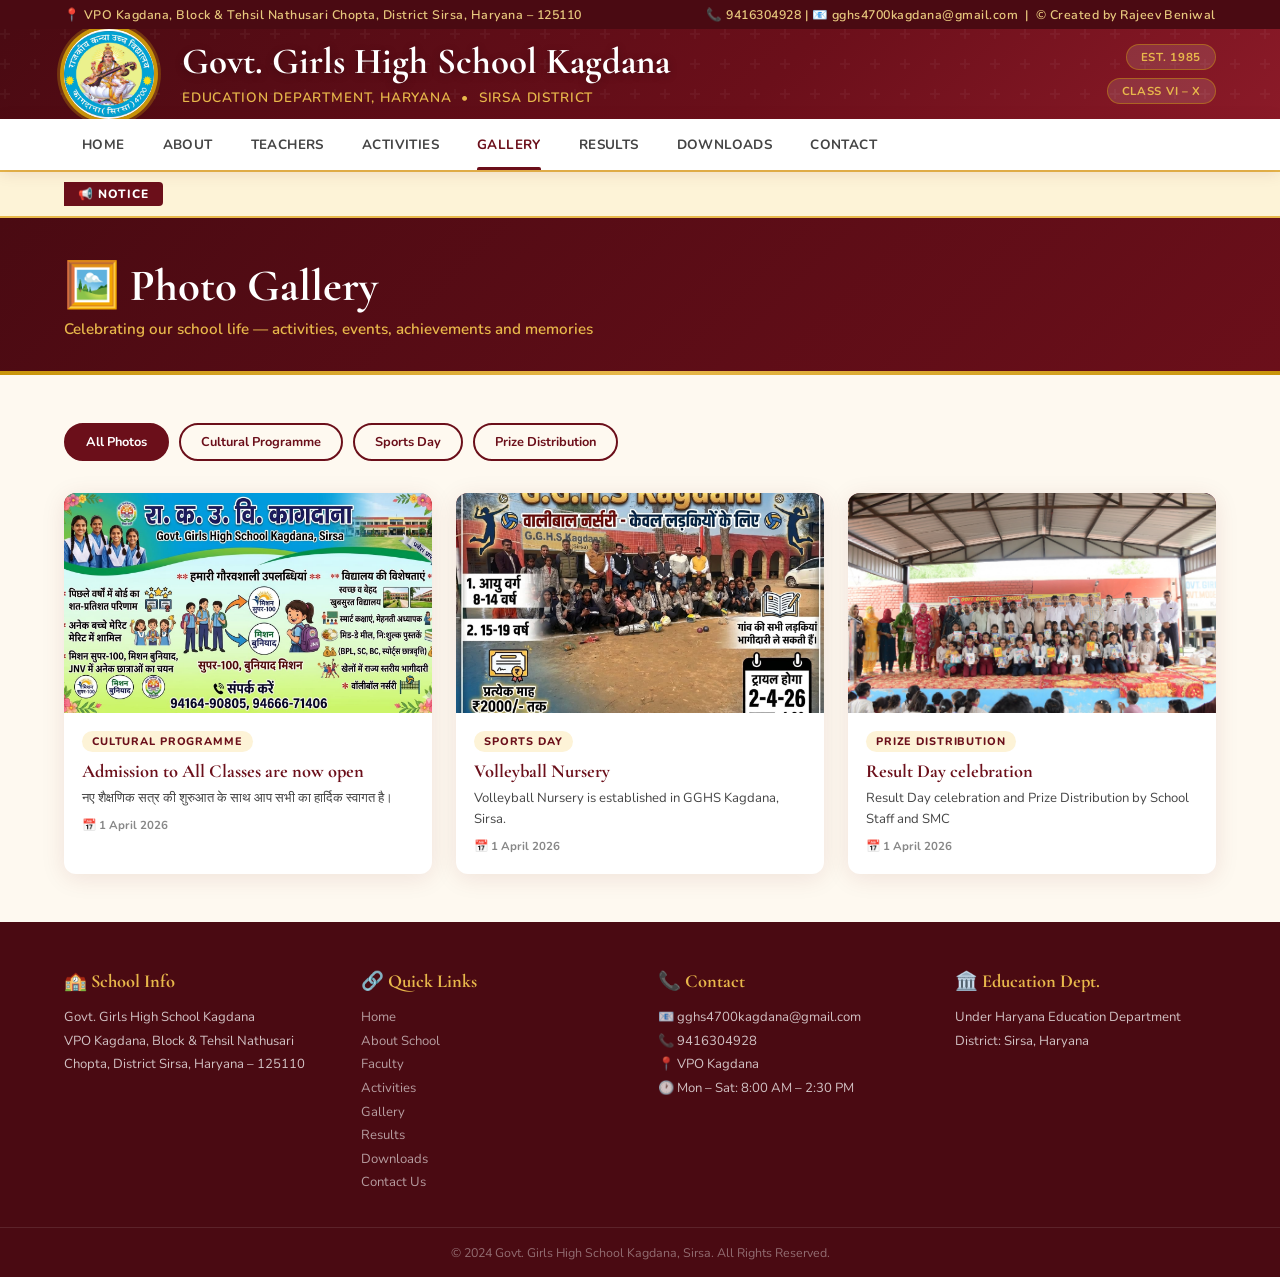
<file: gallery.html>
<!DOCTYPE html>
<html lang="en">
<head>
  <meta charset="UTF-8" />
  <meta name="viewport" content="width=device-width, initial-scale=1.0" />
  <title>Gallery – Govt Girls High School Kagdana</title>
  <link rel="stylesheet" href="style.css" />
  <style>
    .gallery-grid {
      display: grid;
      grid-template-columns: repeat(auto-fill, minmax(280px, 1fr));
      gap: 24px;
    }
    .gallery-card {
      background: var(--white);
      border-radius: var(--radius);
      box-shadow: var(--shadow);
      overflow: hidden;
      transition: all var(--transition);
      cursor: pointer;
    }
    .gallery-card:hover { transform: translateY(-5px); box-shadow: var(--shadow-lg); }
    .gallery-img {
      width: 100%; height: 220px;
      background: linear-gradient(135deg, var(--maroon), var(--maroon-lt));
      display: flex; align-items: center; justify-content: center;
      font-size: 4rem;
      position: relative; overflow: hidden;
    }
    .gallery-img img { width:100%;height:100%;object-fit:cover;position:absolute;inset:0; }
    .gallery-body { padding: 16px 18px 20px; }
    .gallery-tag {
      display: inline-block; font-size:.68rem; font-weight:800; letter-spacing:.08em;
      text-transform:uppercase; padding:3px 10px; border-radius:99px;
      background:var(--gold-pale); color:var(--maroon); margin-bottom:8px;
    }
    .gallery-title { font-family:'Cormorant Garamond',serif; font-size:1.15rem; font-weight:700; color:var(--maroon); margin-bottom:6px; }
    .gallery-desc { font-size:.82rem; color:var(--gray-700); line-height:1.6; }
    .gallery-date { font-size:.72rem; color:var(--gray-500); margin-top:8px; font-weight:700; }
    .filter-bar { display:flex; gap:10px; flex-wrap:wrap; margin-bottom:32px; align-items:center; }
    .filter-btn { padding:8px 20px; border-radius:99px; font-size:.8rem; font-weight:700; border:2px solid var(--maroon); background:transparent; color:var(--maroon); cursor:pointer; transition:all var(--transition); font-family:'Nunito',sans-serif; }
    .filter-btn.active, .filter-btn:hover { background:var(--maroon); color:var(--white); }
    .empty-state { text-align:center; padding:80px 20px; color:var(--gray-500); grid-column:1/-1; }

    /* Lightbox */
    .lightbox { display:none; position:fixed; inset:0; background:rgba(0,0,0,.92); z-index:9999; align-items:center; justify-content:center; padding:20px; }
    .lightbox.open { display:flex; }
    .lb-inner { max-width:800px; width:100%; background:var(--white); border-radius:var(--radius); overflow:hidden; position:relative; }
    .lb-img { width:100%; max-height:60vh; object-fit:contain; background:#111; display:block; }
    .lb-img-placeholder { width:100%; height:300px; background:linear-gradient(135deg,var(--maroon),var(--maroon-lt)); display:flex; align-items:center; justify-content:center; font-size:6rem; }
    .lb-body { padding:20px 24px; }
    .lb-close { position:absolute; top:12px; right:12px; background:var(--maroon); color:var(--white); border:none; border-radius:50%; width:36px; height:36px; font-size:1.2rem; cursor:pointer; display:flex; align-items:center; justify-content:center; z-index:2; }
    .lb-title { font-family:'Cormorant Garamond',serif; font-size:1.5rem; color:var(--maroon); font-weight:700; margin-bottom:6px; }
    .lb-meta { font-size:.78rem; color:var(--gray-500); margin-bottom:10px; font-weight:700; }
    .lb-desc { font-size:.9rem; color:var(--gray-700); line-height:1.7; }
  </style>
</head>
<body>

<!-- TOP BAR -->
<div class="topbar">
  <div class="tb-inner">
    <span class="topbar-address">📍 Village Kagdana, Sirsa, Haryana</span>
    <span><span class="topbar-contact"></span> &nbsp;|&nbsp; <a href="admin.html">   ©️ Created by Rajeev Beniwal</a></span>
  </div>
</div>

<!-- HEADER -->
<header>
  <div class="header-inner container">
    <div class="school-logo">🏫</div>
    <div class="school-info">
      <div class="school-name">Govt. Girls High School Kagdana</div>
      <div class="school-sub">Education Department, Haryana &nbsp;•&nbsp; Sirsa District</div>
    </div>
    <div class="header-badges"><span class="badge">Est. 1985</span><span class="badge">Class VI – X</span></div>
  </div>
</header>

<!-- NAV -->
<nav>
  <div class="nav-inner container">
    <ul class="nav-links" id="navLinks">
      <li><a href="index.html">Home</a></li>
      <li><a href="about.html">About</a></li>
      <li><a href="teachers.html">Teachers</a></li>
      <li><a href="activities.html">Activities</a></li>
      <li><a href="gallery.html">Gallery</a></li>
      <li><a href="results.html">Results</a></li>
      <li><a href="download.html">Downloads</a></li>
      <li><a href="contact.html">Contact</a></li>
    </ul>
    <button class="hamburger" id="hamburger" aria-label="Menu"><span></span><span></span><span></span></button>
  </div>
</nav>

<!-- TICKER -->
<div class="ticker-wrap">
  <div class="ticker-inner container">
    <span class="ticker-label">📢 Notice</span>
    <div style="overflow:hidden;flex:1"><p class="ticker-text" id="tickerText">Loading...</p></div>
  </div>
</div>

<!-- PAGE HERO -->
<div class="page-hero">
  <div class="container">
    <h1>🖼️ Photo Gallery</h1>
    <p>Celebrating our school life — activities, events, achievements and memories</p>
  </div>
</div>

<main>
  <div class="container">

    <!-- FILTER BAR -->
    <div class="filter-bar" id="filterBar">
      <button class="filter-btn active" data-cat="All">All Photos</button>
    </div>

    <!-- GALLERY GRID -->
    <div class="gallery-grid" id="galleryGrid">
      <div class="empty-state">
        <div style="font-size:3rem;margin-bottom:16px">🖼️</div>
        <p style="font-size:1rem;font-weight:700;color:var(--maroon)">Gallery Coming Soon</p>
        <small>Photos will appear here once the admin adds them.</small>
      </div>
    </div>

  </div>
</main>

<!-- LIGHTBOX -->
<div class="lightbox" id="lightbox" onclick="closeLightbox(event)">
  <div class="lb-inner" id="lbInner">
    <button class="lb-close" onclick="document.getElementById('lightbox').classList.remove('open')">✕</button>
    <div id="lbImgWrap"></div>
    <div class="lb-body">
      <div class="lb-title" id="lbTitle"></div>
      <div class="lb-meta" id="lbMeta"></div>
      <div class="lb-desc" id="lbDesc"></div>
    </div>
  </div>
</div>

<!-- FOOTER -->
<footer>
  <div class="container">
    <div class="footer-top">
      <div class="footer-col"><h4>🏫 School Info</h4><p class="footer-address">Govt. Girls High School Kagdana<br>Village Kagdana, Sirsa, Haryana</p></div>
      <div class="footer-col"><h4>🔗 Quick Links</h4><ul>
        <li><a href="index.html">Home</a></li><li><a href="about.html">About School</a></li>
        <li><a href="teachers.html">Faculty</a></li><li><a href="activities.html">Activities</a></li>
        <li><a href="gallery.html">Gallery</a></li><li><a href="results.html">Results</a></li>
          <li><a href="download.html">Downloads</a></li>
          <li><a href="contact.html">Contact Us</a></li>
      </ul></div>
      <div class="footer-col"><h4>📞 Contact</h4><p class="footer-contact-info">📧 gghs.kagdana@gmail.com<br>📍 Village Kagdana, Sirsa<br>🕐 Mon – Sat: 8:00 AM – 2:00 PM</p></div>
      <div class="footer-col"><h4>🏛️ Education Dept.</h4><p>Under Haryana Education Department<br>District: Sirsa, Haryana</p></div>
    </div>
  </div>
  <div class="footer-bar"><div class="container">© 2024 Govt. Girls High School Kagdana, Sirsa. All Rights Reserved.</div></div>
</footer>

<script src="common.js"></script>
<script>
let allPhotos = [];
let activeFilter = 'All';

function loadGallery() {
  allPhotos = DB.get('gallery', []);
  buildFilters();
  renderGallery();
}

function buildFilters() {
  const cats = ['All', ...new Set(allPhotos.map(p => p.category).filter(Boolean))];
  const bar = document.getElementById('filterBar');
  bar.innerHTML = cats.map(c => `
    <button class="filter-btn ${c === activeFilter ? 'active' : ''}" data-cat="${c}" onclick="setFilter('${c}')">${c === 'All' ? 'All Photos' : c}</button>
  `).join('');
}

function setFilter(cat) {
  activeFilter = cat;
  buildFilters();
  renderGallery();
}

function renderGallery() {
  const filtered = activeFilter === 'All' ? allPhotos : allPhotos.filter(p => p.category === activeFilter);
  const grid = document.getElementById('galleryGrid');
  if (!filtered.length) {
    grid.innerHTML = `<div class="empty-state">
      <div style="font-size:3rem;margin-bottom:16px">🖼️</div>
      <p style="font-size:1rem;font-weight:700;color:var(--maroon)">${activeFilter === 'All' ? 'Gallery Coming Soon' : 'No photos in this category'}</p>
      <small>Photos will appear here once the admin adds them.</small>
    </div>`;
    return;
  }
  grid.innerHTML = filtered.map((p, i) => `
    <div class="gallery-card" onclick="openLightbox(${allPhotos.indexOf(p)})">
      <div class="gallery-img">
        ${p.image ? `<img src="${p.image}" alt="${p.title}" loading="lazy" />` : '🖼️'}
      </div>
      <div class="gallery-body">
        <span class="gallery-tag">${p.category || 'General'}</span>
        <div class="gallery-title">${p.title}</div>
        <div class="gallery-desc">${(p.description||'').substring(0,100)}${(p.description||'').length>100?'...':''}</div>
        <div class="gallery-date">📅 ${new Date(p.date).toLocaleDateString('en-IN',{day:'numeric',month:'long',year:'numeric'})}</div>
      </div>
    </div>
  `).join('');
}

function openLightbox(idx) {
  const p = allPhotos[idx];
  if (!p) return;
  document.getElementById('lbImgWrap').innerHTML = p.image
    ? `<img class="lb-img" src="${p.image}" alt="${p.title}" />`
    : `<div class="lb-img-placeholder">🖼️</div>`;
  document.getElementById('lbTitle').textContent = p.title;
  document.getElementById('lbMeta').textContent = `${p.category || 'General'} · ${new Date(p.date).toLocaleDateString('en-IN',{day:'numeric',month:'long',year:'numeric'})}`;
  document.getElementById('lbDesc').textContent = p.description || '';
  document.getElementById('lightbox').classList.add('open');
}

function closeLightbox(e) {
  if (e.target === document.getElementById('lightbox')) {
    document.getElementById('lightbox').classList.remove('open');
  }
}

loadGallery();
</script>
</body>
</html>
</file>
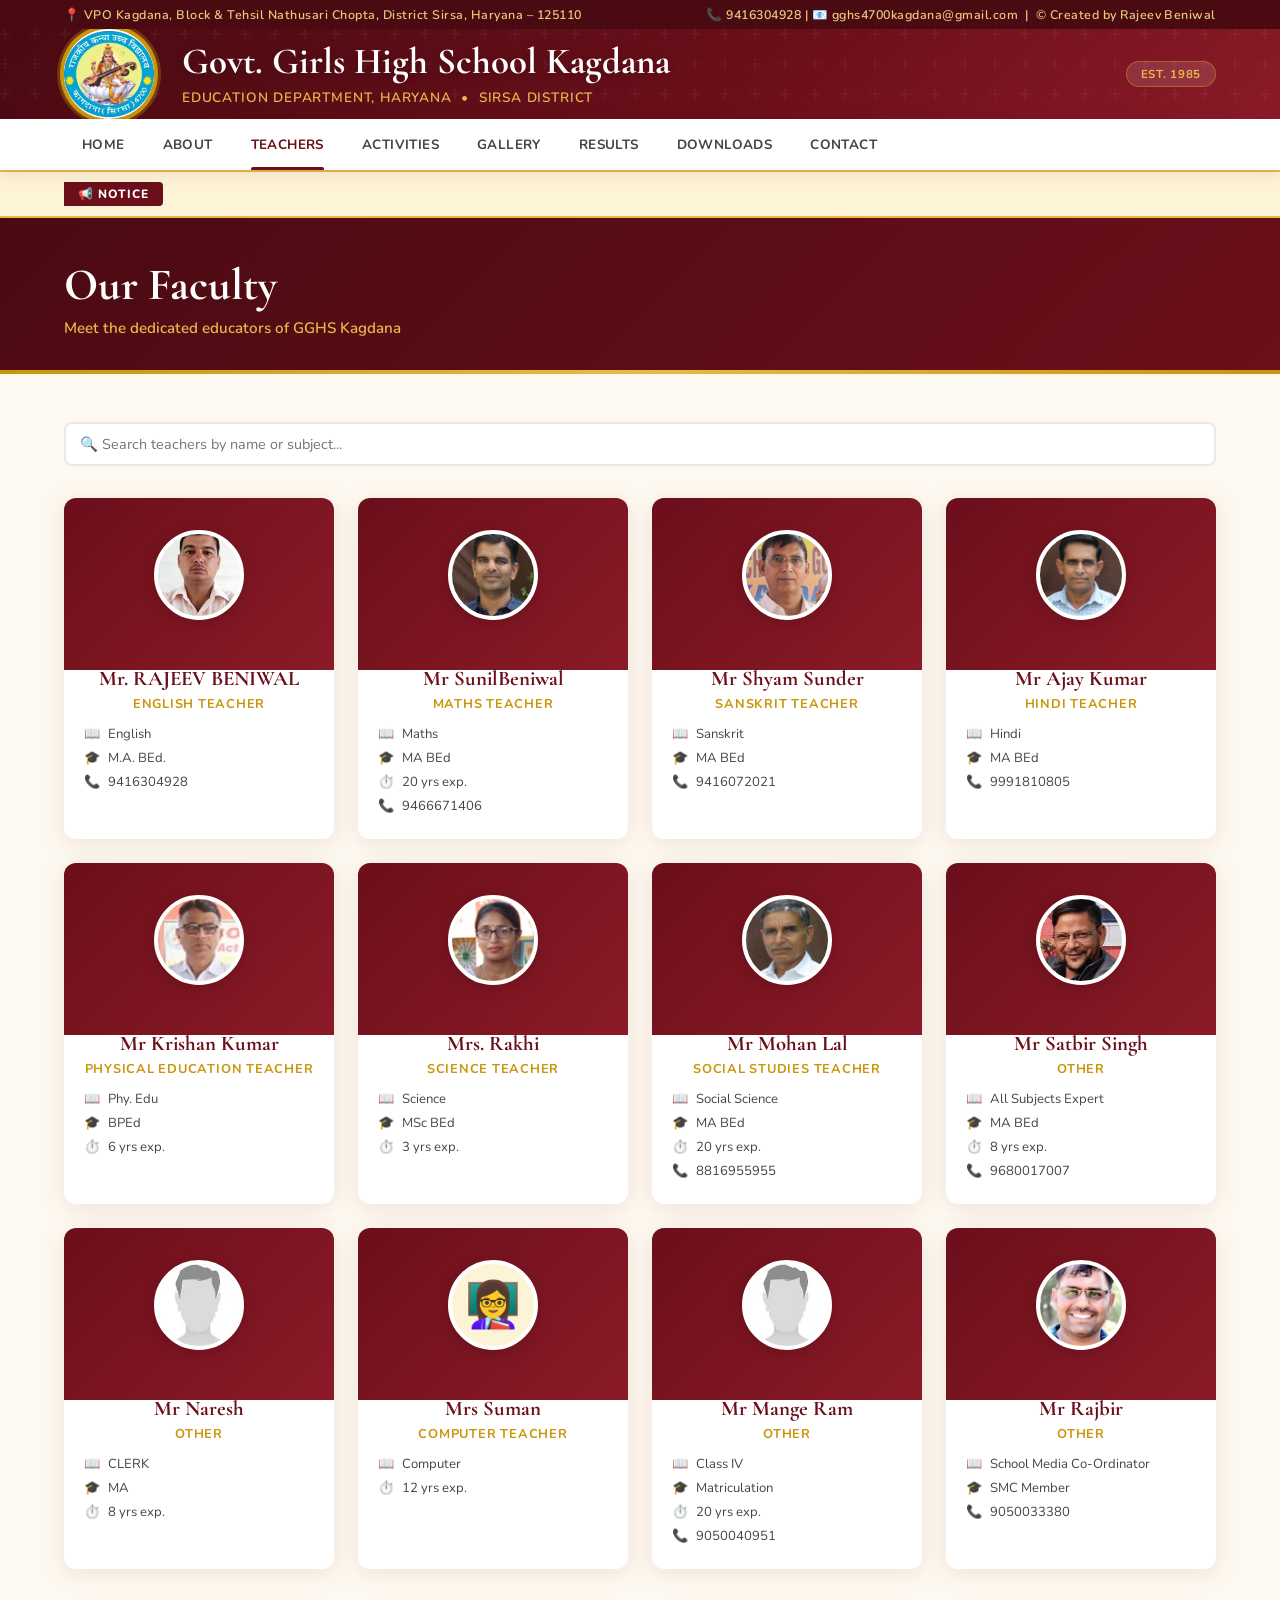
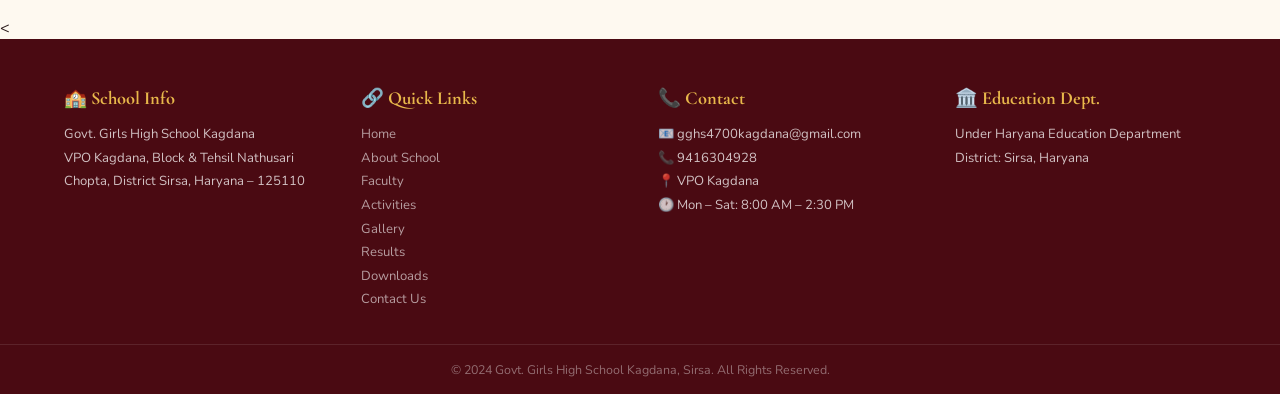
<file: teachers.html>
<!DOCTYPE html>
<html lang="en">
<head>
  <meta charset="UTF-8" />
  <meta name="viewport" content="width=device-width, initial-scale=1.0" />
  <title>Teachers – Govt Girls High School Kagdana</title>
  <link rel="stylesheet" href="style.css" />
  <style>
    .teacher-card { background:var(--white); border-radius:var(--radius); box-shadow:var(--shadow); overflow:hidden; text-align:center; transition:all var(--transition); }
    .teacher-card:hover { transform:translateY(-6px); box-shadow:var(--shadow-lg); }
    .tc-header { background:linear-gradient(135deg,var(--maroon),var(--maroon-lt)); padding:32px 20px 50px; position:relative; }
    .tc-avatar { width:90px; height:90px; border-radius:50%; background:var(--gold-pale); display:flex; align-items:center; justify-content:center; font-size:2.8rem; margin:0 auto; border:4px solid var(--white); box-shadow:0 4px 16px rgba(0,0,0,.15); position:relative; z-index:1; overflow:hidden; }
    .tc-avatar img { width:100%; height:100%; object-fit:cover; }
    .tc-body { padding:16px 20px 24px; margin-top:-20px; }
    .tc-name { font-family:'Cormorant Garamond',serif; font-size:1.3rem; font-weight:700; color:var(--maroon); margin-bottom:4px; }
    .tc-desig { font-size:.8rem; font-weight:700; color:var(--gold); text-transform:uppercase; letter-spacing:.06em; margin-bottom:12px; }
    .tc-info { display:flex; flex-direction:column; gap:6px; text-align:left; font-size:.82rem; }
    .tc-info-row { display:flex; gap:8px; align-items:flex-start; }
    .tc-info-row span:first-child { flex-shrink:0; }
    .tc-info-row span:last-child { color:var(--gray-700); }
    .head-tag { position:absolute; top:12px; right:12px; background:var(--gold); color:var(--white); font-size:.65rem; font-weight:800; letter-spacing:.08em; text-transform:uppercase; padding:3px 10px; border-radius:99px; }
    .empty-state { text-align:center; padding:80px 20px; color:var(--gray-500); }
    .search-bar { display:flex; gap:12px; margin-bottom:32px; }
    .search-bar input { flex:1; }
  </style>
</head>
<body>

<div class="topbar">
  <div class="tb-inner">
    <span class="topbar-address">📍 Village Kagdana, Sirsa, Haryana</span>
    <span><span class="topbar-contact"></span> &nbsp;|&nbsp; <a href="admin.html">   ©️ Created by Rajeev Beniwal</a></span>
  </div>
</div>

<header>
  <div class="header-inner container">
    <div class="school-logo">🏫</div>
    <div class="school-info">
      <div class="school-name">Govt. Girls High School Kagdana</div>
      <div class="school-sub">Education Department, Haryana &nbsp;•&nbsp; Sirsa District</div>
    </div>
    <div class="header-badges"><span class="badge">Est. 1985</span></div>
  </div>
</header>

<nav>
  <div class="nav-inner container">
    <ul class="nav-links" id="navLinks">
      <li><a href="index.html">Home</a></li>
      <li><a href="about.html">About</a></li>
      <li><a href="teachers.html">Teachers</a></li>
      <li><a href="activities.html">Activities</a></li>
      <li><a href="gallery.html">Gallery</a></li>
      <li><a href="results.html">Results</a></li>
      <li><a href="download.html">Downloads</a></li>
      <li><a href="contact.html">Contact</a></li>
    </ul>
    <button class="hamburger" id="hamburger" aria-label="Menu"><span></span><span></span><span></span></button>
  </div>
</nav>

<div class="ticker-wrap">
  <div class="ticker-inner container">
    <span class="ticker-label">📢 Notice</span>
    <div style="overflow:hidden;flex:1"><p class="ticker-text" id="tickerText">Loading...</p></div>
  </div>
</div>

<div class="page-hero">
  <div class="container">
    <h1> Our Faculty</h1>
    <p>Meet the dedicated educators of GGHS Kagdana</p>
  </div>
</div>

<main>
  <div class="container">

    <!-- SEARCH -->
    <div class="search-bar">
      <input type="text" class="form-control" id="teacherSearch" placeholder="🔍 Search teachers by name or subject..." oninput="filterTeachers()" />
    </div>

    <!-- PRINCIPAL SPOTLIGHT (if exists) -->
    <div id="principalSpot" class="hidden" style="margin-bottom:36px"></div>

    <!-- GRID -->
    <div id="teacherGrid" class="grid-4"></div>

  </div>
</main>

<<!-- FOOTER -->
<footer>
  <div class="container">
    <div class="footer-top">
      <div class="footer-col"><h4>🏫 School Info</h4><p class="footer-address">Govt. Girls High School Kagdana<br>Village Kagdana, Sirsa, Haryana</p></div>
      <div class="footer-col"><h4>🔗 Quick Links</h4><ul>
        <li><a href="index.html">Home</a></li><li><a href="about.html">About School</a></li>
        <li><a href="teachers.html">Faculty</a></li><li><a href="activities.html">Activities</a></li>
        <li><a href="gallery.html">Gallery</a></li><li><a href="results.html">Results</a></li>
          <li><a href="download.html">Downloads</a></li>
          <li><a href="contact.html">Contact Us</a></li>
      </ul></div>
      <div class="footer-col"><h4>📞 Contact</h4><p class="footer-contact-info">📧 gghs.kagdana@gmail.com<br>📍 Village Kagdana, Sirsa<br>🕐 Mon – Sat: 8:00 AM – 2:00 PM</p></div>
      <div class="footer-col"><h4>🏛️ Education Dept.</h4><p>Under Haryana Education Department<br>District: Sirsa, Haryana</p></div>
    </div>
  </div>
  <div class="footer-bar"><div class="container">© 2024 Govt. Girls High School Kagdana, Sirsa. All Rights Reserved.</div></div>
</footer>

<script src="common.js"></script>
<script>
let allTeachers = [];

function teacherCard(t) {
  const isHead = t.designation && (t.designation.toLowerCase().includes('principal') || t.designation.toLowerCase().includes('head'));
  return `
    <div class="teacher-card">
      <div class="tc-header">
        ${isHead ? '<span class="head-tag">⭐ Head</span>' : ''}
        <div class="tc-avatar">
          ${t.photo ? `<img src="${t.photo}" alt="${t.name}" />` : '👩‍🏫'}
        </div>
      </div>
      <div class="tc-body">
        <div class="tc-name">${t.name}</div>
        <div class="tc-desig">${t.designation||'Teacher'}</div>
        <div class="tc-info">
          ${t.subject ? `<div class="tc-info-row"><span>📖</span><span>${t.subject}</span></div>` : ''}
          ${t.qualification ? `<div class="tc-info-row"><span>🎓</span><span>${t.qualification}</span></div>` : ''}
          ${t.experience ? `<div class="tc-info-row"><span>⏱️</span><span>${t.experience} yrs exp.</span></div>` : ''}
          ${t.phone ? `<div class="tc-info-row"><span>📞</span><span>${t.phone}</span></div>` : ''}
        </div>
      </div>
    </div>
  `;
}

function renderTeachers(teachers) {
  const grid = document.getElementById('teacherGrid');
  if (!teachers.length) {
    grid.innerHTML = `<div class="empty-state" style="grid-column:1/-1">
      <div style="font-size:3rem;margin-bottom:16px">👩‍🏫</div>
      <p>No teacher profiles added yet.</p>
      <small>Teacher profiles will appear here once updated by the admin.</small>
    </div>`;
    return;
  }
  const head = teachers.filter(t => t.designation && (t.designation.toLowerCase().includes('principal') || t.designation.toLowerCase().includes('head')));
  const others = teachers.filter(t => !(t.designation && (t.designation.toLowerCase().includes('principal') || t.designation.toLowerCase().includes('head'))));

  // Principal spotlight
  const ps = document.getElementById('principalSpot');
  if (head.length) {
    ps.classList.remove('hidden');
    ps.innerHTML = `
      <div style="background:linear-gradient(135deg,var(--maroon-dk),var(--maroon));border-radius:var(--radius);padding:32px;color:var(--white);display:flex;gap:28px;align-items:center;flex-wrap:wrap">
        <div style="width:100px;height:100px;border-radius:50%;background:var(--gold-pale);display:flex;align-items:center;justify-content:center;font-size:3rem;border:4px solid var(--gold);flex-shrink:0;overflow:hidden">
          ${head[0].photo ? `<img src="${head[0].photo}" style="width:100%;height:100%;object-fit:cover" />` : '👩‍🏫'}
        </div>
        <div>
          <div style="font-size:.72rem;font-weight:800;letter-spacing:.1em;text-transform:uppercase;color:var(--gold-lt);margin-bottom:6px">School Head / Principal</div>
          <div style="font-family:'Cormorant Garamond',serif;font-size:2rem;font-weight:700">${head[0].name}</div>
          <div style="color:var(--gold-lt);font-weight:600;margin-top:4px">${head[0].designation} ${head[0].subject?'· '+head[0].subject:''}</div>
          ${head[0].qualification ? `<div style="color:rgba(255,255,255,.7);font-size:.85rem;margin-top:4px">🎓 ${head[0].qualification}</div>` : ''}
          ${head[0].experience ? `<div style="color:rgba(255,255,255,.7);font-size:.85rem;margin-top:2px">⏱️ ${head[0].experience} years of experience</div>` : ''}
        </div>
      </div>`;
  } else { ps.classList.add('hidden'); }

  grid.innerHTML = others.map(teacherCard).join('');
}

function filterTeachers() {
  const q = document.getElementById('teacherSearch').value.toLowerCase();
  const filtered = allTeachers.filter(t =>
    t.name.toLowerCase().includes(q) ||
    (t.subject||'').toLowerCase().includes(q) ||
    (t.designation||'').toLowerCase().includes(q)
  );
  renderTeachers(filtered);
}

allTeachers = DB.get('teachers', []);
renderTeachers(allTeachers);
</script>
</body>
</html>
</file>
<file: style.css>
/* =========================================
   GGHS Kagdana – Shared Stylesheet
   Theme: Regal Maroon & Gold
   ========================================= */

@import url('https://fonts.googleapis.com/css2?family=Cormorant+Garamond:ital,wght@0,400;0,600;0,700;1,400&family=Nunito:wght@300;400;600;700;800&display=swap');

:root {
  --maroon:     #6b0f1a;
  --maroon-dk:  #4a0a12;
  --maroon-lt:  #8b1a28;
  --gold:       #c9950a;
  --gold-lt:    #e8b84b;
  --gold-pale:  #fdf3d7;
  --cream:      #fef9f0;
  --white:      #ffffff;
  --gray-100:   #f5f5f5;
  --gray-200:   #e8e8e8;
  --gray-500:   #888;
  --gray-700:   #444;
  --text:       #2a1a1a;
  --shadow:     0 4px 24px rgba(107,15,26,.10);
  --shadow-lg:  0 8px 48px rgba(107,15,26,.16);
  --radius:     12px;
  --radius-sm:  8px;
  --transition: .25s ease;
}

*, *::before, *::after { box-sizing: border-box; margin: 0; padding: 0; }

html { scroll-behavior: smooth; }

body {
  font-family: 'Nunito', sans-serif;
  background: var(--cream);
  color: var(--text);
  min-height: 100vh;
  display: flex;
  flex-direction: column;
}

/* ===== TOPBAR ===== */
.topbar {
  background: var(--maroon-dk);
  color: #e8c97e;
  font-size: .78rem;
  font-weight: 600;
  letter-spacing: .04em;
  padding: 6px 0;
}
.topbar .tb-inner {
  max-width: 1200px;
  margin: auto;
  padding: 0 24px;
  display: flex;
  justify-content: space-between;
  align-items: center;
  gap: 12px;
  flex-wrap: wrap;
}
.topbar a { color: #e8c97e; text-decoration: none; }
.topbar a:hover { color: #fff; }

/* ===== HEADER ===== */
header {
  background: linear-gradient(135deg, var(--maroon-dk) 0%, var(--maroon) 60%, var(--maroon-lt) 100%);
  position: relative;
  overflow: hidden;
}
header::before {
  content: '';
  position: absolute;
  inset: 0;
  background: url("data:image/svg+xml,%3Csvg width='60' height='60' viewBox='0 0 60 60' xmlns='http://www.w3.org/2000/svg'%3E%3Cg fill='none' fill-rule='evenodd'%3E%3Cg fill='%23ffffff' fill-opacity='0.04'%3E%3Cpath d='M36 34v-4h-2v4h-4v2h4v4h2v-4h4v-2h-4zm0-30V0h-2v4h-4v2h4v4h2V6h4V4h-4zM6 34v-4H4v4H0v2h4v4h2v-4h4v-2H6zM6 4V0H4v4H0v2h4v4h2V6h4V4H6z'/%3E%3C/g%3E%3C/g%3E%3C/svg%3E");
  pointer-events: none;
}
.header-inner {
  max-width: 1200px;
  margin: auto;
  padding: 28px 24px;
  display: flex;
  align-items: center;
  gap: 28px;
  position: relative;
  z-index: 1;
}
.school-logo {
  width: 90px; height: 90px;
  background: var(--white);
  border-radius: 50%;
  display: flex; align-items: center; justify-content: center;
  font-size: 2.6rem;
  box-shadow: 0 0 0 4px var(--gold), 0 0 0 7px rgba(201,149,10,.3);
  flex-shrink: 0;
}
.school-info { flex: 1; }
.school-name {
  font-family: 'Cormorant Garamond', serif;
  font-size: clamp(1.4rem, 3vw, 2.3rem);
  font-weight: 700;
  color: var(--white);
  line-height: 1.15;
  text-shadow: 0 2px 8px rgba(0,0,0,.25);
}
.school-sub {
  font-size: .85rem;
  color: var(--gold-lt);
  font-weight: 600;
  letter-spacing: .06em;
  text-transform: uppercase;
  margin-top: 4px;
}
.school-urdu {
  font-size: 1.1rem;
  color: #f0d9a0;
  margin-top: 2px;
  font-weight: 700;
  direction: rtl;
}
.header-badges {
  display: flex;
  flex-direction: column;
  gap: 8px;
  align-items: flex-end;
  flex-shrink: 0;
}
.badge {
  background: rgba(255,255,255,.12);
  border: 1px solid rgba(201,149,10,.5);
  color: var(--gold-lt);
  font-size: .72rem;
  font-weight: 700;
  letter-spacing: .06em;
  padding: 4px 14px;
  border-radius: 99px;
  text-transform: uppercase;
}

/* ===== NAVBAR ===== */
nav {
  background: var(--white);
  box-shadow: 0 2px 16px rgba(107,15,26,.12);
  position: sticky;
  top: 0;
  z-index: 100;
}
.nav-inner {
  max-width: 1200px;
  margin: auto;
  padding: 0 24px;
  display: flex;
  align-items: center;
  justify-content: space-between;
}
.nav-links {
  display: flex;
  list-style: none;
  gap: 2px;
}
.nav-links a {
  display: block;
  padding: 16px 18px;
  text-decoration: none;
  color: var(--gray-700);
  font-weight: 700;
  font-size: .84rem;
  letter-spacing: .03em;
  text-transform: uppercase;
  transition: color var(--transition);
  position: relative;
}
.nav-links a::after {
  content: '';
  position: absolute;
  bottom: 0; left: 18px; right: 18px;
  height: 3px;
  background: var(--maroon);
  transform: scaleX(0);
  border-radius: 2px 2px 0 0;
  transition: transform var(--transition);
}
.nav-links a:hover,
.nav-links a.active { color: var(--maroon); }
.nav-links a:hover::after,
.nav-links a.active::after { transform: scaleX(1); }

.nav-admin-btn {
  background: var(--maroon);
  color: var(--white) !important;
  padding: 8px 20px !important;
  border-radius: var(--radius-sm);
  font-size: .78rem !important;
  letter-spacing: .05em !important;
  transition: background var(--transition) !important;
}
.nav-admin-btn:hover { background: var(--maroon-dk) !important; color: var(--white) !important; }
.nav-admin-btn::after { display: none !important; }

.hamburger { display: none; cursor: pointer; background: none; border: none; padding: 8px; }
.hamburger span {
  display: block; width: 22px; height: 2px;
  background: var(--maroon); margin: 5px 0;
  transition: var(--transition);
}

/* ===== PAGE HERO ===== */
.page-hero {
  background: linear-gradient(135deg, var(--maroon-dk), var(--maroon));
  color: var(--white);
  padding: 40px 0 36px;
  position: relative;
  overflow: hidden;
}
.page-hero::after {
  content: '';
  position: absolute;
  bottom: 0; left: 0; right: 0;
  height: 4px;
  background: linear-gradient(90deg, var(--gold), var(--gold-lt), var(--gold));
}
.page-hero h1 {
  font-family: 'Cormorant Garamond', serif;
  font-size: clamp(1.8rem, 4vw, 2.8rem);
  font-weight: 700;
}
.page-hero p { color: var(--gold-lt); margin-top: 6px; font-size: .95rem; font-weight: 600; }

/* ===== MAIN CONTAINER ===== */
.container {
  max-width: 1200px;
  margin: auto;
  padding: 0 24px;
}
main { flex: 1; padding: 48px 0; }

/* ===== SECTION HEADING ===== */
.section-head {
  text-align: center;
  margin-bottom: 40px;
}
.section-head h2 {
  font-family: 'Cormorant Garamond', serif;
  font-size: clamp(1.6rem, 3vw, 2.2rem);
  font-weight: 700;
  color: var(--maroon);
}
.gold-line {
  display: inline-block;
  width: 60px; height: 3px;
  background: linear-gradient(90deg, var(--gold), var(--gold-lt));
  border-radius: 2px;
  margin: 10px auto 14px;
}
.section-head p { color: var(--gray-500); font-size: .95rem; }

/* ===== CARDS ===== */
.card {
  background: var(--white);
  border-radius: var(--radius);
  box-shadow: var(--shadow);
  overflow: hidden;
  transition: transform var(--transition), box-shadow var(--transition);
}
.card:hover {
  transform: translateY(-4px);
  box-shadow: var(--shadow-lg);
}
.card-body { padding: 24px; }
.card-img { width: 100%; height: 200px; object-fit: cover; }

/* ===== GRID ===== */
.grid-3 { display: grid; grid-template-columns: repeat(auto-fill, minmax(300px, 1fr)); gap: 24px; }
.grid-4 { display: grid; grid-template-columns: repeat(auto-fill, minmax(230px, 1fr)); gap: 24px; }
.grid-2 { display: grid; grid-template-columns: repeat(auto-fill, minmax(360px, 1fr)); gap: 24px; }

/* ===== BUTTONS ===== */
.btn {
  display: inline-flex; align-items: center; gap: 8px;
  padding: 10px 24px;
  border-radius: var(--radius-sm);
  font-weight: 700;
  font-size: .85rem;
  letter-spacing: .04em;
  cursor: pointer;
  border: none;
  transition: all var(--transition);
  text-decoration: none;
  font-family: 'Nunito', sans-serif;
}
.btn-primary { background: var(--maroon); color: var(--white); }
.btn-primary:hover { background: var(--maroon-dk); box-shadow: 0 4px 16px rgba(107,15,26,.3); }
.btn-gold { background: var(--gold); color: var(--white); }
.btn-gold:hover { background: var(--gold-lt); box-shadow: 0 4px 16px rgba(201,149,10,.3); }
.btn-outline { background: transparent; color: var(--maroon); border: 2px solid var(--maroon); }
.btn-outline:hover { background: var(--maroon); color: var(--white); }
.btn-sm { padding: 6px 16px; font-size: .78rem; }
.btn-danger { background: #c0392b; color: var(--white); }
.btn-danger:hover { background: #96281b; }

/* ===== FORM ELEMENTS ===== */
.form-group { margin-bottom: 20px; }
.form-group label {
  display: block; font-weight: 700;
  font-size: .84rem; margin-bottom: 6px;
  color: var(--maroon);
}
.form-control {
  width: 100%;
  padding: 10px 14px;
  border: 2px solid var(--gray-200);
  border-radius: var(--radius-sm);
  font-size: .9rem;
  font-family: 'Nunito', sans-serif;
  color: var(--text);
  transition: border var(--transition);
  background: var(--white);
}
.form-control:focus {
  outline: none;
  border-color: var(--maroon);
  box-shadow: 0 0 0 3px rgba(107,15,26,.08);
}
.form-row { display: grid; grid-template-columns: 1fr 1fr; gap: 16px; }

/* ===== ALERT ===== */
.alert {
  padding: 12px 18px;
  border-radius: var(--radius-sm);
  font-weight: 600; font-size: .88rem;
  margin-bottom: 16px;
}
.alert-success { background: #d4edda; color: #155724; border-left: 4px solid #28a745; }
.alert-danger  { background: #f8d7da; color: #721c24; border-left: 4px solid #dc3545; }
.alert-info    { background: #d1ecf1; color: #0c5460; border-left: 4px solid #17a2b8; }
.alert-warning { background: #fff3cd; color: #856404; border-left: 4px solid #ffc107; }

/* ===== TAGS ===== */
.tag {
  display: inline-block;
  padding: 2px 12px;
  border-radius: 99px;
  font-size: .72rem;
  font-weight: 700;
  letter-spacing: .04em;
  text-transform: uppercase;
}
.tag-maroon { background: var(--gold-pale); color: var(--maroon); }
.tag-green  { background: #d4edda; color: #155724; }
.tag-blue   { background: #d1ecf1; color: #0c5460; }

/* ===== STATS BAR ===== */
.stats-bar {
  background: linear-gradient(135deg, var(--maroon-dk), var(--maroon));
  padding: 32px 0;
}
.stats-grid {
  display: grid;
  grid-template-columns: repeat(auto-fit, minmax(160px, 1fr));
  gap: 0;
  text-align: center;
}
.stat-item {
  padding: 20px;
  border-right: 1px solid rgba(255,255,255,.1);
  color: var(--white);
}
.stat-item:last-child { border-right: none; }
.stat-num {
  font-family: 'Cormorant Garamond', serif;
  font-size: 2.8rem;
  font-weight: 700;
  color: var(--gold-lt);
  line-height: 1;
}
.stat-label {
  font-size: .75rem;
  font-weight: 700;
  letter-spacing: .08em;
  text-transform: uppercase;
  color: rgba(255,255,255,.7);
  margin-top: 6px;
}

/* ===== TICKER ===== */
.ticker-wrap {
  background: var(--gold-pale);
  border-top: 2px solid var(--gold-lt);
  border-bottom: 2px solid var(--gold-lt);
  padding: 10px 0;
  overflow: hidden;
}
.ticker-label {
  background: var(--maroon);
  color: var(--white);
  font-size: .75rem;
  font-weight: 800;
  letter-spacing: .08em;
  text-transform: uppercase;
  padding: 4px 14px;
  border-radius: 0 4px 4px 0;
  margin-right: 16px;
  flex-shrink: 0;
}
.ticker-inner {
  display: flex; align-items: center;
}
.ticker-text {
  white-space: nowrap;
  animation: ticker 25s linear infinite;
  font-size: .82rem;
  font-weight: 700;
  color: var(--maroon);
  padding-left: 100%;
}
@keyframes ticker { from { transform: translateX(0); } to { transform: translateX(-100%); } }

/* ===== FOOTER ===== */
footer {
  background: var(--maroon-dk);
  color: rgba(255,255,255,.75);
  margin-top: auto;
}
.footer-top {
  padding: 48px 0 32px;
  display: grid;
  grid-template-columns: repeat(auto-fit, minmax(220px, 1fr));
  gap: 36px;
}
.footer-col h4 {
  font-family: 'Cormorant Garamond', serif;
  font-size: 1.15rem;
  color: var(--gold-lt);
  margin-bottom: 14px;
}
.footer-col p, .footer-col li { font-size: .82rem; line-height: 1.8; }
.footer-col ul { list-style: none; }
.footer-col ul li a { color: rgba(255,255,255,.6); text-decoration: none; transition: color var(--transition); }
.footer-col ul li a:hover { color: var(--gold-lt); }
.footer-bar {
  border-top: 1px solid rgba(255,255,255,.1);
  padding: 16px 0;
  text-align: center;
  font-size: .78rem;
  color: rgba(255,255,255,.4);
}

/* ===== TABLE ===== */
.table-wrap { overflow-x: auto; border-radius: var(--radius); box-shadow: var(--shadow); }
table {
  width: 100%; border-collapse: collapse;
  background: var(--white);
}
table thead { background: var(--maroon); color: var(--white); }
table thead th {
  padding: 14px 16px;
  font-size: .78rem;
  font-weight: 700;
  letter-spacing: .06em;
  text-transform: uppercase;
  text-align: left;
  white-space: nowrap;
}
table tbody tr { border-bottom: 1px solid var(--gray-100); }
table tbody tr:hover { background: var(--gold-pale); }
table tbody td { padding: 13px 16px; font-size: .88rem; }

/* ===== GRADE BADGE ===== */
.grade-A { background: #d4edda; color: #155724; padding: 3px 12px; border-radius: 99px; font-weight: 800; font-size:.8rem; }
.grade-B { background: #d1ecf1; color: #0c5460; padding: 3px 12px; border-radius: 99px; font-weight: 800; font-size:.8rem; }
.grade-C { background: #fff3cd; color: #856404; padding: 3px 12px; border-radius: 99px; font-weight: 800; font-size:.8rem; }
.grade-D { background: #c2c175; color: #721c24; padding: 3px 12px; border-radius: 99px; font-weight: 800; font-size:.8rem; }
.grade-E { background: #965543d7; color: #a01d79; padding: 3px 12px; border-radius: 99px; font-weight: 800; font-size:.8rem; }
.grade-F { background: #fa0505; color: #fff; padding: 3px 12px; border-radius: 99px; font-weight: 800; font-size:.8rem; }

/* ===== MODAL ===== */
.modal-overlay {
  position: fixed; inset: 0;
  background: rgba(0,0,0,.5);
  z-index: 1000;
  display: flex; align-items: center; justify-content: center;
  padding: 20px;
  opacity: 0; pointer-events: none;
  transition: opacity var(--transition);
}
.modal-overlay.open { opacity: 1; pointer-events: all; }
.modal {
  background: var(--white);
  border-radius: var(--radius);
  box-shadow: var(--shadow-lg);
  width: 100%; max-width: 560px;
  max-height: 90vh; overflow-y: auto;
  transform: translateY(20px);
  transition: transform var(--transition);
}
.modal-overlay.open .modal { transform: translateY(0); }
.modal-header {
  padding: 20px 24px;
  background: var(--maroon);
  color: var(--white);
  display: flex; align-items: center; justify-content: space-between;
  border-radius: var(--radius) var(--radius) 0 0;
}
.modal-header h3 { font-family: 'Cormorant Garamond', serif; font-size: 1.3rem; }
.modal-close { background: none; border: none; color: var(--white); font-size: 1.4rem; cursor: pointer; line-height: 1; }
.modal-body { padding: 24px; }

/* ===== HERO SLIDER ===== */
.hero-slider { position: relative; height: 420px; overflow: hidden; }
.slide {
  position: absolute; inset: 0;
  background: linear-gradient(135deg, #4a0a12, #8b1a28);
  display: flex; align-items: center; justify-content: center;
  opacity: 0; transition: opacity .8s ease;
  pointer-events: none;
}
.slide.active { opacity: 1; }
.slide.active a, .slide.active .btn { pointer-events: auto; }
.slide-content { text-align: center; color: var(--white); padding: 24px; max-width: 700px; }
.slide-content h2 {
  font-family: 'Cormorant Garamond', serif;
  font-size: clamp(1.8rem, 5vw, 3.2rem);
  font-weight: 700; line-height: 1.2; margin-bottom: 16px;
}
.slide-content p { font-size: 1rem; color: var(--gold-lt); margin-bottom: 28px; }
.slide-dots {
  position: absolute; bottom: 20px; left: 50%; transform: translateX(-50%);
  display: flex; gap: 8px;
  z-index: 10;
}
.dot {
  width: 8px; height: 8px; border-radius: 50%;
  background: rgba(255,255,255,.4); cursor: pointer;
  transition: background var(--transition);
}
.dot.active { background: var(--gold-lt); }

/* ===== RESPONSIVE ===== */
@media (max-width: 768px) {
  .nav-links { display: none; flex-direction: column; position: absolute; top: 100%; left: 0; right: 0; background: var(--white); box-shadow: var(--shadow); padding: 8px 0; }
  .nav-links.open { display: flex; }
  .nav-inner { position: relative; }
  .hamburger { display: block; }
  nav { position: sticky; top: 0; }
  .form-row { grid-template-columns: 1fr; }
  .header-badges { display: none; }
  .footer-top { grid-template-columns: 1fr; }
  .grid-3, .grid-4, .grid-2 { grid-template-columns: 1fr; }
}

/* ===== PRINT (result card) ===== */
@media print {
  header, nav, footer, .no-print { display: none !important; }
  body { background: white; }
}

/* ===== UTILITY ===== */
.text-center { text-align: center; }
.text-maroon { color: var(--maroon); }
.text-gold { color: var(--gold); }
.mt-2 { margin-top: 8px; }
.mt-4 { margin-top: 16px; }
.mt-8 { margin-top: 32px; }
.mb-4 { margin-bottom: 16px; }
.mb-8 { margin-bottom: 32px; }
.p-4 { padding: 16px; }
.p-6 { padding: 24px; }
.hidden { display: none !important; }
.divider { height: 1px; background: var(--gray-200); margin: 24px 0; }
</file>
